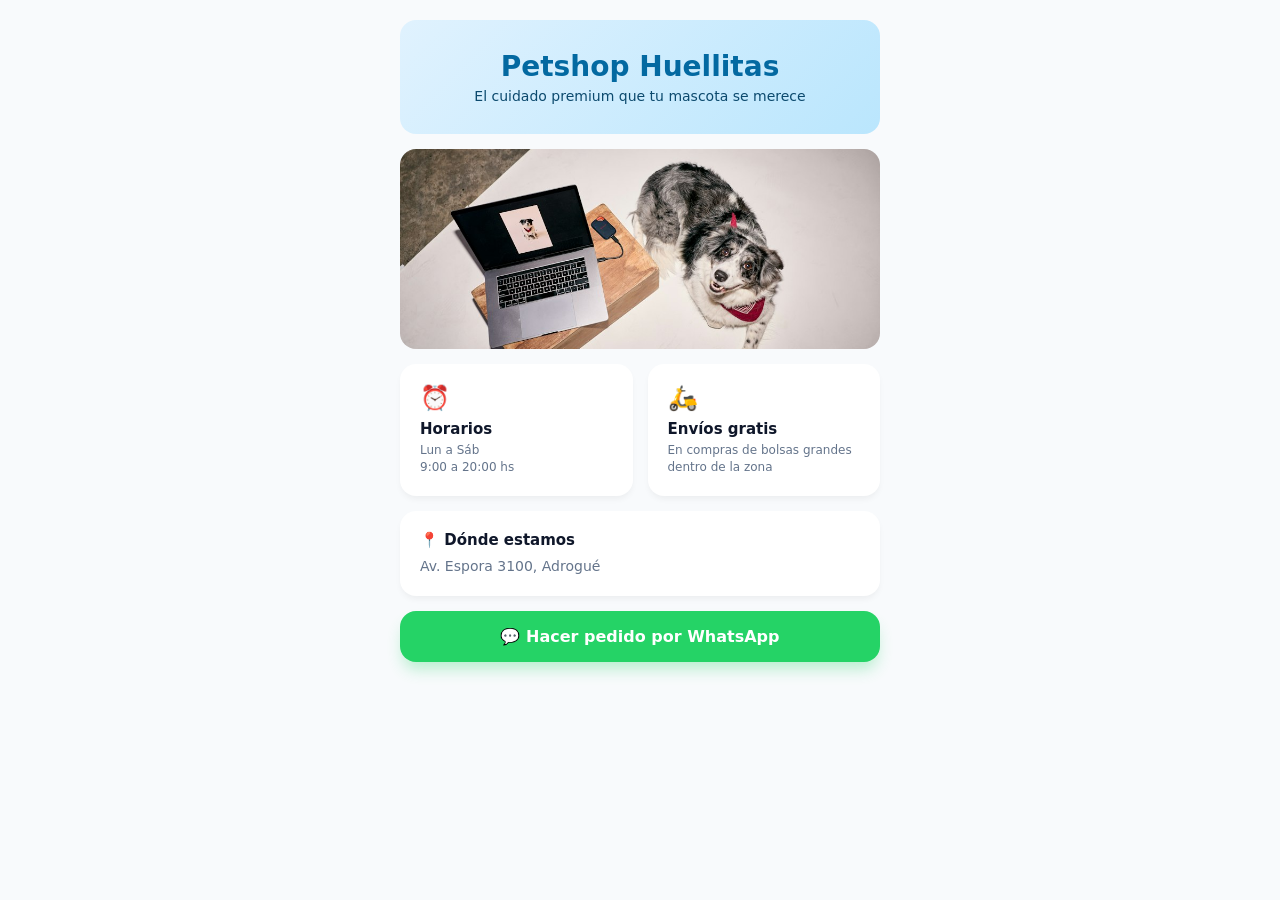
<file: landing1/index.html>
<!DOCTYPE html>
<html lang="es">
<head>
    <meta charset="UTF-8">
    <meta name="viewport" content="width=device-width, initial-scale=1.0">
    <title>Petshop Huellitas - Estilo Bento Premium</title>
    <meta name="description" content="Petshop Huellitas: cuidado premium para tu mascota. Horarios, envíos gratis y pedidos por WhatsApp en Adrogué." />
    <meta property="og:type" content="website" />
    <meta property="og:title" content="Petshop Huellitas - Estilo Bento Premium" />
    <meta property="og:description" content="Cuidado premium para tu mascota. Envíos gratis en zona y pedidos por WhatsApp." />
    <style>
        :root {
            --bg-main: #f8fafc;
            --bg-card: #ffffff;
            --primary: #0ea5e9;
            --primary-hover: #0284c7;
            --text-main: #0f172a;
            --text-muted: #64748b;
            --radius: 16px;
        }

        * { box-sizing: border-box; margin: 0; padding: 0; font-family: system-ui, -apple-system, sans-serif; }
        body { background-color: var(--bg-main); color: var(--text-main); padding: 20px 15px; }

        .bento-container {
            max-width: 480px;
            margin: 0 auto;
            display: grid;
            grid-template-columns: repeat(2, 1fr);
            gap: 15px;
        }

        .hero-card {
            grid-column: span 2;
            background: linear-gradient(135deg, #e0f2fe, #bae6fd);
            padding: 30px 20px;
            border-radius: var(--radius);
            text-align: center;
        }
        .hero-card h1 { font-size: 28px; font-weight: 800; color: #0369a1; margin-bottom: 5px; }
        .hero-card p { color: #0c4a6e; font-size: 14px; }

        .img-card {
            grid-column: span 2;
            height: 200px;
            border-radius: var(--radius);
            overflow: hidden;
            position: relative;
        }
        .img-card img { width: 100%; height: 100%; object-fit: cover; }

        .info-box {
            background-color: var(--bg-card);
            padding: 20px;
            border-radius: var(--radius);
            box-shadow: 0 4px 6px -1px rgba(0,0,0,0.05);
            display: flex;
            flex-direction: column;
            justify-content: center;
        }
        .info-box span { font-size: 24px; margin-bottom: 8px; }
        .info-box h3 { font-size: 15px; font-weight: 700; margin-bottom: 4px; }
        .info-box p { font-size: 12px; color: var(--text-muted); line-height: 1.4; }

        .wsp-action {
            grid-column: span 2;
            background-color: #25d366;
            color: white;
            text-align: center;
            padding: 16px;
            border-radius: var(--radius);
            text-decoration: none;
            font-weight: 700;
            font-size: 16px;
            display: flex;
            align-items: center;
            justify-content: center;
            gap: 8px;
            box-shadow: 0 10px 15px -3px rgba(37,211,102,0.3);
        }
    </style>
    <link rel="icon" type="image/svg+xml" href="../favicon.svg">
</head>
<body>

    <div class="bento-container">
        <!-- Ficha Principal -->
        <header class="hero-card">
            <h1>Petshop Huellitas</h1>
            <p>El cuidado premium que tu mascota se merece</p>
        </header>

        <!-- Imagen de Portada -->
        <div class="img-card">
            <img src="assets/mascotas.jpg" alt="Mascotas felices">
        </div>

        <!-- Bloque Izquierdo: Horarios -->
        <div class="info-box">
            <span>⏰</span>
            <h3>Horarios</h3>
            <p>Lun a Sáb<br>9:00 a 20:00 hs</p>
        </div>

        <!-- Bloque Derecho: Envíos -->
        <div class="info-box">
            <span>🛵</span>
            <h3>Envíos gratis</h3>
            <p>En compras de bolsas grandes dentro de la zona</p>
        </div>

        <!-- Bloque Completo: Dirección -->
        <div class="info-box" style="grid-column: span 2;">
            <h3>📍 Dónde estamos</h3>
            <p style="font-size: 14px; margin-top: 4px;">Av. Espora 3100, Adrogué</p>
        </div>

        <!-- Botón de Acción -->
        <a href="https://wa.me" class="wsp-action" target="_blank">
            💬 Hacer pedido por WhatsApp
        </a>
    </div>

    <script>
        const WHATSAPP_NUMERO = "541161079845";
        document.querySelectorAll('a[href*="wa.me"]').forEach((a) => {
            a.setAttribute('href', a.getAttribute('href').replace(/wa\.me(\/\d+)?/, `wa.me/${WHATSAPP_NUMERO}`));
        });
    </script>
</body>
</html>
</file>
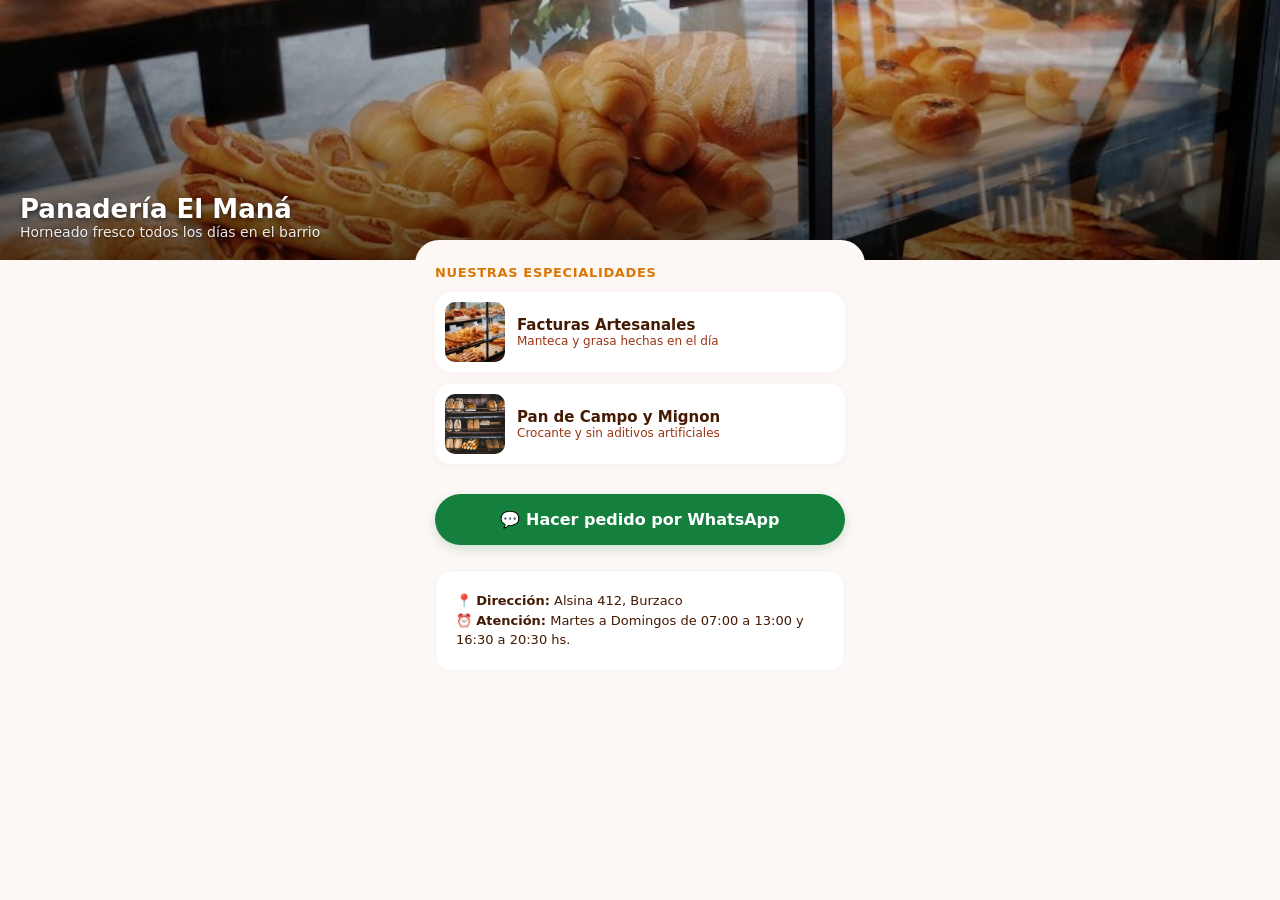
<file: landing2/index.html>
<!DOCTYPE html>
<html lang="es">
<head>
    <meta charset="UTF-8">
    <meta name="viewport" content="width=device-width, initial-scale=1.0">
    <title>Panadería El Maná - Delicias Artesanales</title>
    <meta name="description" content="Panadería El Maná: pan y facturas artesanales horneados el mismo día. Consultá precios y hacé tu pedido por WhatsApp." />
    <meta property="og:type" content="website" />
    <meta property="og:title" content="Panadería El Maná - Delicias Artesanales" />
    <meta property="og:description" content="Pan y facturas artesanales horneados el mismo día. Pedidos por WhatsApp." />
    <style>
        :root {
            --brand-dark: #451a03;
            --brand-light: #fdf8f6;
            --accent: #d97706;
            --text: #78350f;
            --radius-lg: 24px;
        }

        * { box-sizing: border-box; margin: 0; padding: 0; font-family: system-ui, sans-serif; }
        body { background-color: var(--brand-light); color: var(--brand-dark); padding-bottom: 40px; }

        .hero-banner {
            width: 100%;
            height: 260px;
            position: relative;
            overflow: hidden;
        }
        .hero-banner img { width: 100%; height: 100%; object-fit: cover; }
        .hero-overlay { position: absolute; top: 0; left: 0; width: 100%; height: 100%; background: linear-gradient(to bottom, rgba(0,0,0,0.1), rgba(0,0,0,0.6)); }

        .brand-header {
            position: absolute;
            bottom: 20px;
            left: 20px;
            color: white;
        }
        .brand-header h1 { font-size: 26px; font-weight: 800; text-shadow: 0 2px 4px rgba(0,0,0,0.5); }
        .brand-header p { font-size: 14px; opacity: 0.9; text-shadow: 0 1px 2px rgba(0,0,0,0.5); }

        .content-wrapper {
            max-width: 450px;
            margin: -20px auto 0;
            position: relative;
            background: var(--brand-light);
            border-radius: var(--radius-lg) var(--radius-lg) 0 0;
            padding: 25px 20px;
        }

        .section-title {
            font-size: 13px;
            text-transform: uppercase;
            letter-spacing: 0.05em;
            color: var(--accent);
            font-weight: 700;
            margin-bottom: 12px;
        }

        .grid-products {
            display: flex;
            flex-direction: column;
            gap: 12px;
            margin-bottom: 30px;
        }

        .product-strip {
            background: white;
            padding: 10px;
            border-radius: 16px;
            display: flex;
            align-items: center;
            gap: 12px;
            box-shadow: 0 2px 8px rgba(69,26,3,0.04);
        }
        .product-strip img { width: 60px; height: 60px; object-fit: cover; border-radius: 10px; }
        .product-details { flex-grow: 1; }
        .product-details h4 { font-size: 15px; font-weight: 700; }
        .product-details p { font-size: 12px; color: #9a3412; }

        .btn-wsp-block {
            background-color: #15803d;
            color: white;
            text-align: center;
            display: block;
            padding: 16px;
            border-radius: 50px;
            text-decoration: none;
            font-weight: 700;
            font-size: 16px;
            box-shadow: 0 4px 12px rgba(21,128,61,0.2);
        }

        .footer-card {
            background: #fff;
            padding: 20px;
            border-radius: 16px;
            margin-top: 25px;
            font-size: 13px;
            line-height: 1.5;
            border: 1px solid #f1f5f9;
        }
    </style>
    <link rel="icon" type="image/svg+xml" href="../favicon.svg">
</head>
<body>

    <!-- Encabezado con imagen integrada -->
    <div class="hero-banner">
        <img src="assets/panes.jpg" alt="Panes artesanales recién salidos">
        <div class="hero-overlay"></div>
        <div class="brand-header">
            <h1>Panadería El Maná</h1>
            <p>Horneado fresco todos los días en el barrio</p>
        </div>
    </div>

    <!-- Contenedor de contenido -->
    <div class="content-wrapper">
        <h3 class="section-title">Nuestras Especialidades</h3>
        
        <div class="grid-products">
            <div class="product-strip">
                <img src="assets/panes.jpg" alt="Facturas">
                <div class="product-details">
                    <h4>Facturas Artesanales</h4>
                    <p>Manteca y grasa hechas en el día</p>
                </div>
            </div>

            <div class="product-strip">
                <!-- <img src="assets/panes.jpg" alt="Pan Casero"> -->
                <img src="assets/pan-campo.jpg" alt="Pan Casero">
                <div class="product-details">
                    <h4>Pan de Campo y Mignon</h4>
                    <p>Crocante y sin aditivos artificiales</p>
                </div>
            </div>
        </div>

        <a href="https://wa.me" class="btn-wsp-block" target="_blank">
            💬 Hacer pedido por WhatsApp
        </a>

        <div class="footer-card">
            <p>📍 <strong>Dirección:</strong> Alsina 412, Burzaco</p>
            <p>⏰ <strong>Atención:</strong> Martes a Domingos de 07:00 a 13:00 y 16:30 a 20:30 hs.</p>
        </div>
    </div>

    <script>
        const WHATSAPP_NUMERO = "541161079845";
        document.querySelectorAll('a[href*="wa.me"]').forEach((a) => {
            a.setAttribute('href', a.getAttribute('href').replace(/wa\.me(\/\d+)?/, `wa.me/${WHATSAPP_NUMERO}`));
        });
    </script>
</body>
</html>
</file>
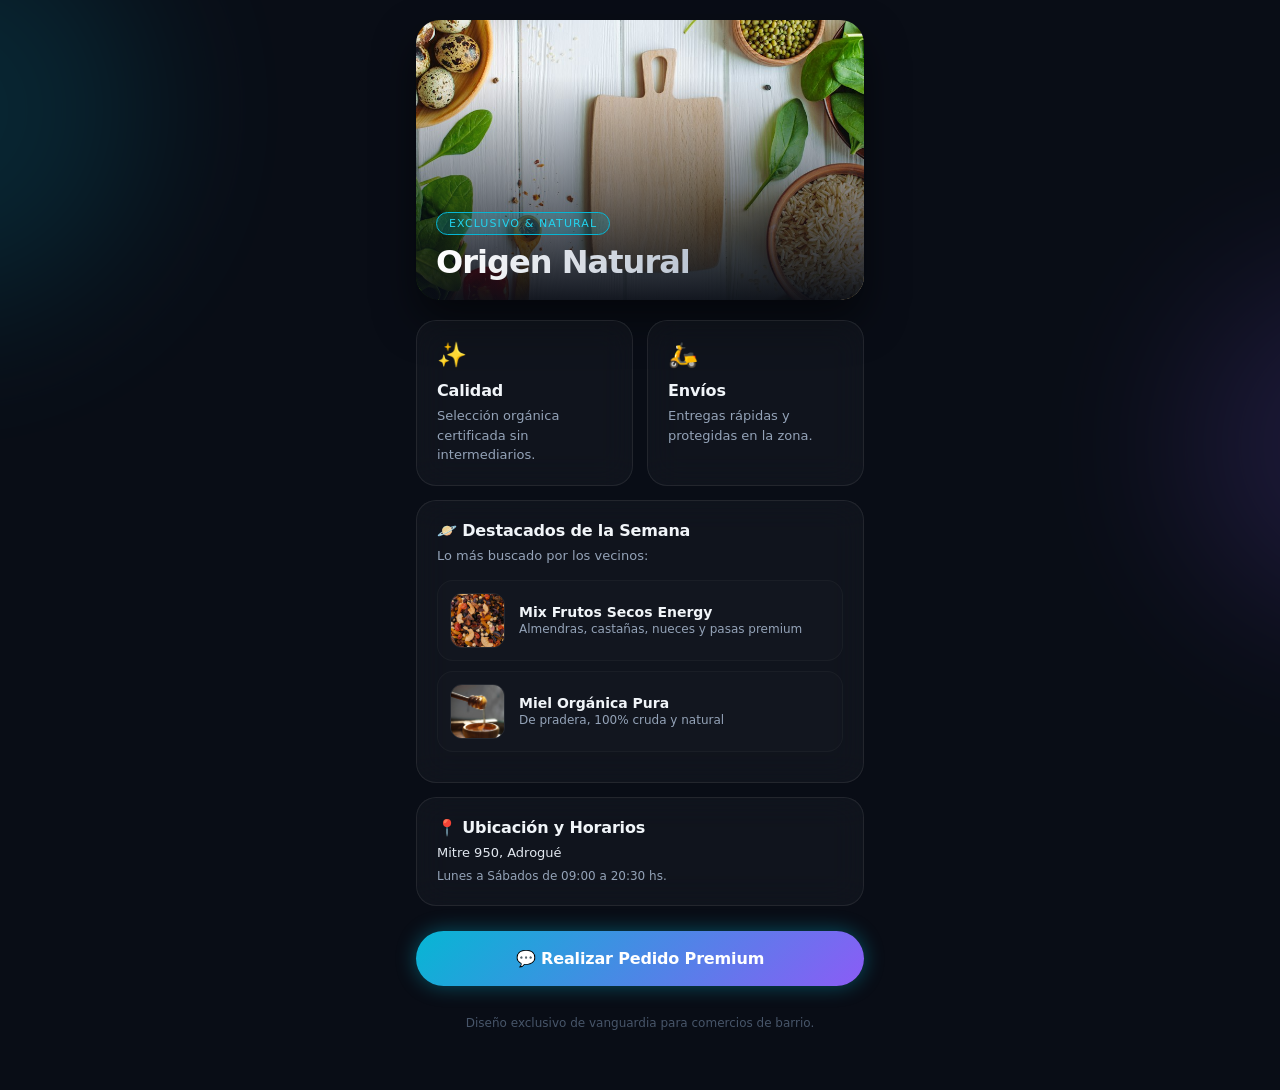
<file: landing3/index.html>
<!DOCTYPE html>
<html lang="es">
<head>
    <meta charset="UTF-8">
    <meta name="viewport" content="width=device-width, initial-scale=1.0">
    <title>Espacio Premium - Experiencia Gourmet</title>
    <meta name="description" content="Espacio Premium: experiencia gourmet con productos seleccionados. Descubrí el catálogo y reservá por WhatsApp." />
    <meta property="og:type" content="website" />
    <meta property="og:title" content="Espacio Premium - Experiencia Gourmet" />
    <meta property="og:description" content="Experiencia gourmet con productos seleccionados. Reservá por WhatsApp." />
    <style>
        :root {
            --bg-dark: #090d16;
            --accent-glow: #06b6d4;
            --accent-purple: #8b5cf6;
            --glass-bg: rgba(255, 255, 255, 0.03);
            --glass-border: rgba(255, 255, 255, 0.08);
            --text-light: #f8fafc;
            --text-muted: #94a3b8;
        }

        * { box-sizing: border-box; margin: 0; padding: 0; font-family: 'Cabinet Grotesk', system-ui, -apple-system, sans-serif; }
        body { background-color: var(--bg-dark); color: var(--text-light); overflow-x: hidden; padding-bottom: 40px; }

        /* Efecto de Luces de Fondo (Glow) */
        .glow-orbs {
            position: absolute;
            width: 100%;
            height: 100%;
            top: 0; left: 0;
            z-index: -1;
            overflow: hidden;
            pointer-events: none;
        }
        .orb {
            position: absolute;
            border-radius: 50%;
            filter: blur(80px);
            opacity: 0.15;
        }
        .orb-1 { top: -10%; left: -20%; width: 400px; height: 400px; background: var(--accent-glow); }
        .orb-2 { top: 30%; right: -20%; width: 350px; height: 350px; background: var(--accent-purple); }

        /* Contenedor Principal App */
        .wrapper { max-width: 480px; margin: 0 auto; padding: 20px 16px; }

        /* Hero Avanzado */
        .hero {
            position: relative;
            height: 280px;
            border-radius: 24px;
            overflow: hidden;
            margin-bottom: 20px;
            box-shadow: 0 20px 40px rgba(0,0,0,0.5);
        }
        .hero img { width: 100%; height: 100%; object-fit: cover; transform: scale(1.05); transition: transform 0.5s ease; }
        .hero:hover img { transform: scale(1); }
        .hero-overlay { position: absolute; inset: 0; background: linear-gradient(to bottom, transparent 20%, rgba(9, 13, 22, 0.95)); }
        
        .hero-content {
            position: absolute;
            bottom: 20px;
            left: 20px;
            right: 20px;
        }
        .tag {
            background: rgba(6, 182, 212, 0.2);
            border: 1px solid var(--accent-glow);
            color: #22d3ee;
            padding: 4px 12px;
            border-radius: 50px;
            font-size: 11px;
            text-transform: uppercase;
            letter-spacing: 0.1em;
            display: inline-block;
            margin-bottom: 10px;
        }
        .hero h1 { font-size: 32px; font-weight: 900; letter-spacing: -0.03em; line-height: 1.1; background: linear-gradient(to right, #fff, #94a3b8); -webkit-background-clip: text; -webkit-text-fill-color: transparent; }

        /* Bento Cards Estilo Glassmorphism */
        .grid-bento { display: grid; grid-template-columns: repeat(2, 1fr); gap: 14px; margin-bottom: 25px; }
        
        .glass-card {
            background: var(--glass-bg);
            border: 1px solid var(--glass-border);
            backdrop-filter: blur(16px);
            -webkit-backdrop-filter: blur(16px);
            border-radius: 20px;
            padding: 20px;
            transition: all 0.3s cubic-bezier(0.4, 0, 0.2, 1);
        }
        .glass-card:hover { border-color: rgba(6, 182, 212, 0.4); transform: translateY(-2px); box-shadow: 0 10px 20px rgba(6, 182, 212, 0.05); }
        .full-width { grid-column: span 2; }

        .glass-card h3 { font-size: 16px; font-weight: 700; margin-bottom: 6px; letter-spacing: -0.01em; color: #f1f5f9; }
        .glass-card p { font-size: 13px; color: var(--text-muted); line-height: 1.5; }
        .icon { font-size: 24px; margin-bottom: 12px; display: inline-block; }

        /* Showcase de Productos Estilo List-Row Premium */
        .product-row { display: flex; align-items: center; gap: 14px; background: rgba(255,255,255,0.01); border: 1px solid rgba(255,255,255,0.03); padding: 12px; border-radius: 16px; margin-bottom: 10px; }
        .product-row img { width: 55px; height: 55px; object-fit: cover; border-radius: 12px; border: 1px solid var(--glass-border); }
        .product-info { flex-grow: 1; }
        .product-info h4 { font-size: 14px; font-weight: 600; color: #f1f5f9; }
        .product-info p { font-size: 12px; color: var(--text-muted); }

        /* Botón de Acción con Efecto de Brillo Pulsante */
        .btn-neon {
            background: linear-gradient(135deg, var(--accent-glow), var(--accent-purple));
            color: #fff;
            text-align: center;
            display: flex;
            align-items: center;
            justify-content: center;
            gap: 10px;
            padding: 18px;
            border-radius: 50px;
            text-decoration: none;
            font-weight: 700;
            font-size: 16px;
            letter-spacing: -0.01em;
            margin-top: 25px;
            box-shadow: 0 0 20px rgba(6, 182, 212, 0.4);
            position: relative;
            transition: all 0.3s ease;
        }
        .btn-neon:hover { box-shadow: 0 0 30px rgba(139, 92, 246, 0.6); transform: translateY(-1px); }

        .footer-text { text-align: center; margin-top: 30px; font-size: 12px; color: #475569; }
    </style>
    <link rel="icon" type="image/svg+xml" href="../favicon.svg">
</head>
<body>

    <!-- Orbes de luz decorativos -->
    <div class="glow-orbs">
        <div class="orb orb-1"></div>
        <div class="orb orb-2"></div>
    </div>

    <div class="wrapper">
        
        <!-- Hero Section -->
        <header class="hero">
            <img src="assets/showroom.jpg" alt="Showroom Premium">
            <div class="hero-overlay"></div>
            <div class="hero-content">
                <span class="tag">Exclusivo & Natural</span>
                <h1>Origen Natural</h1>
            </div>
        </header>

        <!-- Bento Grid Stack -->
        <div class="grid-bento">
            <div class="glass-card">
                <span class="icon">✨</span>
                <h3>Calidad</h3>
                <p>Selección orgánica certificada sin intermediarios.</p>
            </div>
            
            <div class="glass-card">
                <span class="icon">🛵</span>
                <h3>Envíos</h3>
                <p>Entregas rápidas y protegidas en la zona.</p>
            </div>

            <div class="glass-card full-width">
                <h3>🪐 Destacados de la Semana</h3>
                <p style="margin-bottom: 15px;">Lo más buscado por los vecinos:</p>
                
                <div class="product-row">
                    <img src="assets/frutos-secos.jpg" alt="Frutos Secos Mix">
                    <div class="product-info">
                        <h4>Mix Frutos Secos Energy</h4>
                        <p>Almendras, castañas, nueces y pasas premium</p>
                    </div>
                </div>

                <div class="product-row">
                    <img src="assets/harinas.jpg" alt="Harinas Orgánicas">
                    <div class="product-info">
                        <h4>Miel Orgánica Pura</h4>
                        <p>De pradera, 100% cruda y natural</p>
                    </div>
                </div>
            </div>

            <div class="glass-card full-width">
                <h3>📍 Ubicación y Horarios</h3>
                <p style="color: #e2e8f0; margin-top: 4px;">Mitre 950, Adrogué</p>
                <p style="font-size: 12px; margin-top: 4px;">Lunes a Sábados de 09:00 a 20:30 hs.</p>
            </div>
        </div>

        <!-- CTA Call to Action -->
        <a href="https://wa.me" class="btn-neon" target="_blank">
            💬 Realizar Pedido Premium
        </a>

        <div class="footer-text">
            <p>Diseño exclusivo de vanguardia para comercios de barrio.</p>
        </div>

    </div>

    <script>
        const WHATSAPP_NUMERO = "541161079845";
        document.querySelectorAll('a[href*="wa.me"]').forEach((a) => {
            a.setAttribute('href', a.getAttribute('href').replace(/wa\.me(\/\d+)?/, `wa.me/${WHATSAPP_NUMERO}`));
        });
    </script>
</body>
</html>
</file>
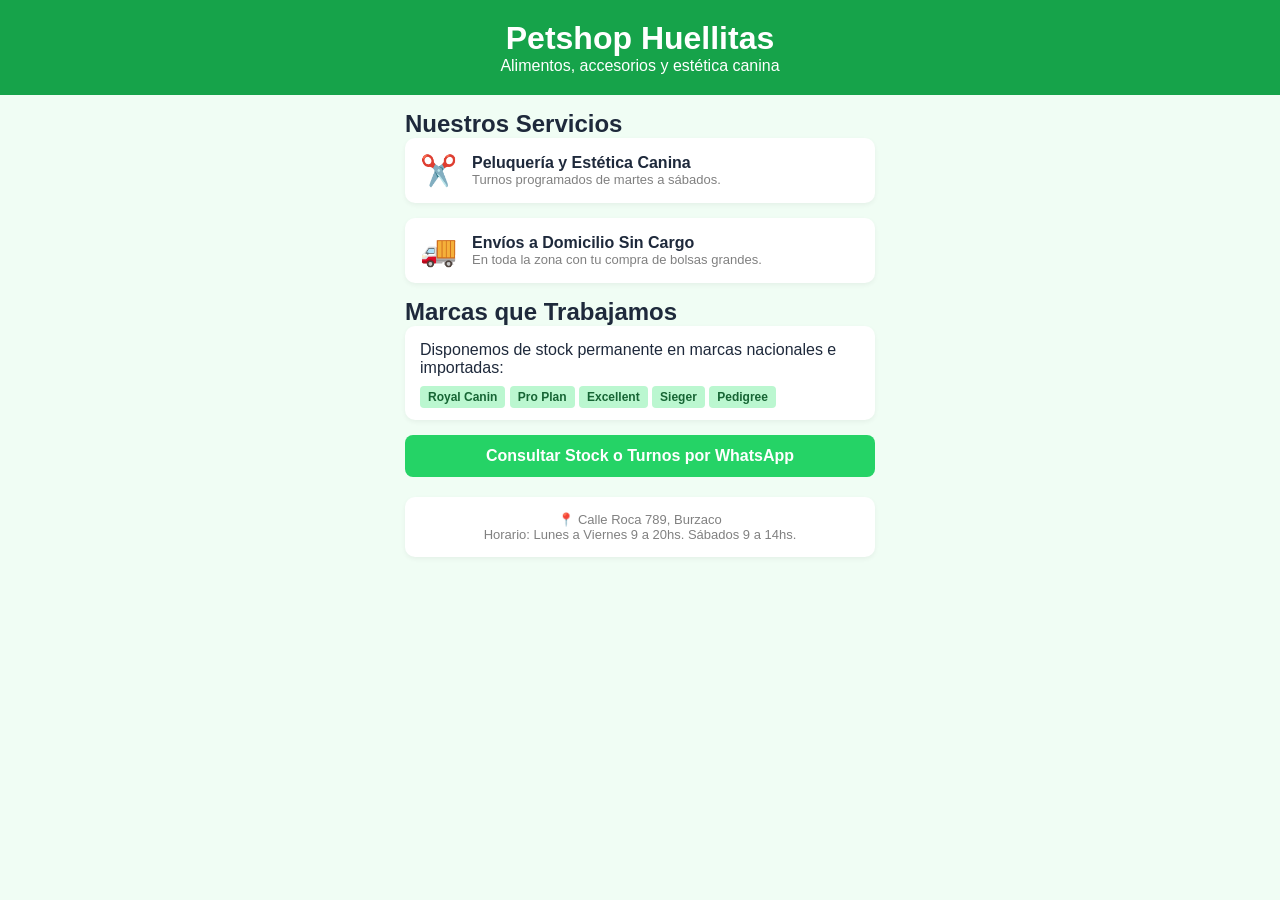
<file: landing4/index.html>
<!DOCTYPE html>
<html lang="es">
<head>
    <meta charset="UTF-8">
    <meta name="viewport" content="width=device-width, initial-scale=1.0">
    <title>Petshop Huellitas - Todo para tu mascota</title>
    <meta name="description" content="Petshop Huellitas: alimento, accesorios y cuidado para tu mascota. Envíos en zona y atención personalizada." />
    <meta property="og:type" content="website" />
    <meta property="og:title" content="Petshop Huellitas - Todo para tu mascota" />
    <meta property="og:description" content="Alimento, accesorios y cuidado para tu mascota con envío en zona." />
    <style>
        * { box-sizing: border-box; margin: 0; padding: 0; font-family: sans-serif; }
        body { background-color: #f0fdf4; color: #1e293b; padding-bottom: 80px; }
        header { background-color: #16a34a; color: white; text-align: center; padding: 20px 10px; }
        .container { padding: 15px; max-width: 500px; margin: auto; }
        .badge { background: #bbf7d0; color: #166534; padding: 4px 8px; border-radius: 4px; font-size: 12px; font-weight: bold; }
        .card { background: white; padding: 15px; border-radius: 10px; margin-bottom: 15px; box-shadow: 0 2px 5px rgba(0,0,0,0.05); }
        .servicio { display: flex; align-items: center; gap: 15px; }
        .btn-wsp { background-color: #25d366; color: white; text-align: center; display: block; padding: 12px; border-radius: 8px; text-decoration: none; font-weight: bold; margin-top: 15px; }
    </style>
    <link rel="icon" type="image/svg+xml" href="../favicon.svg">
</head>
<body>

    <header>
        <h1>Petshop Huellitas</h1>
        <p>Alimentos, accesorios y estética canina</p>
    </header>

    <div class="container">
        
        <h2>Nuestros Servicios</h2>
        <div class="card servicio">
            <div style="font-size: 30px;">✂️</div>
            <div>
                <strong>Peluquería y Estética Canina</strong>
                <p style="font-size: 13px; color: gray;">Turnos programados de martes a sábados.</p>
            </div>
        </div>

        <div class="card servicio">
            <div style="font-size: 30px;">🚚</div>
            <div>
                <strong>Envíos a Domicilio Sin Cargo</strong>
                <p style="font-size: 13px; color: gray;">En toda la zona con tu compra de bolsas grandes.</p>
            </div>
        </div>

        <h2>Marcas que Trabajamos</h2>
        <div class="card">
            <p style="margin-bottom: 10px;">Disponemos de stock permanente en marcas nacionales e importadas:</p>
            <span class="badge">Royal Canin</span>
            <span class="badge">Pro Plan</span>
            <span class="badge">Excellent</span>
            <span class="badge">Sieger</span>
            <span class="badge">Pedigree</span>
        </div>

        <a href="https://wa.me" class="btn-wsp" target="_blank">
            Consultar Stock o Turnos por WhatsApp
        </a>

        <div class="card" style="margin-top:20px; font-size: 13px; text-align: center; color: gray;">
            <p>📍 Calle Roca 789, Burzaco</p>
            <p>Horario: Lunes a Viernes 9 a 20hs. Sábados 9 a 14hs.</p>
        </div>
    </div>

    <script>
        const WHATSAPP_NUMERO = "541161079845";
        document.querySelectorAll('a[href*="wa.me"]').forEach((a) => {
            a.setAttribute('href', a.getAttribute('href').replace(/wa\.me(\/\d+)?/, `wa.me/${WHATSAPP_NUMERO}`));
        });
    </script>
</body>
</html>
</file>
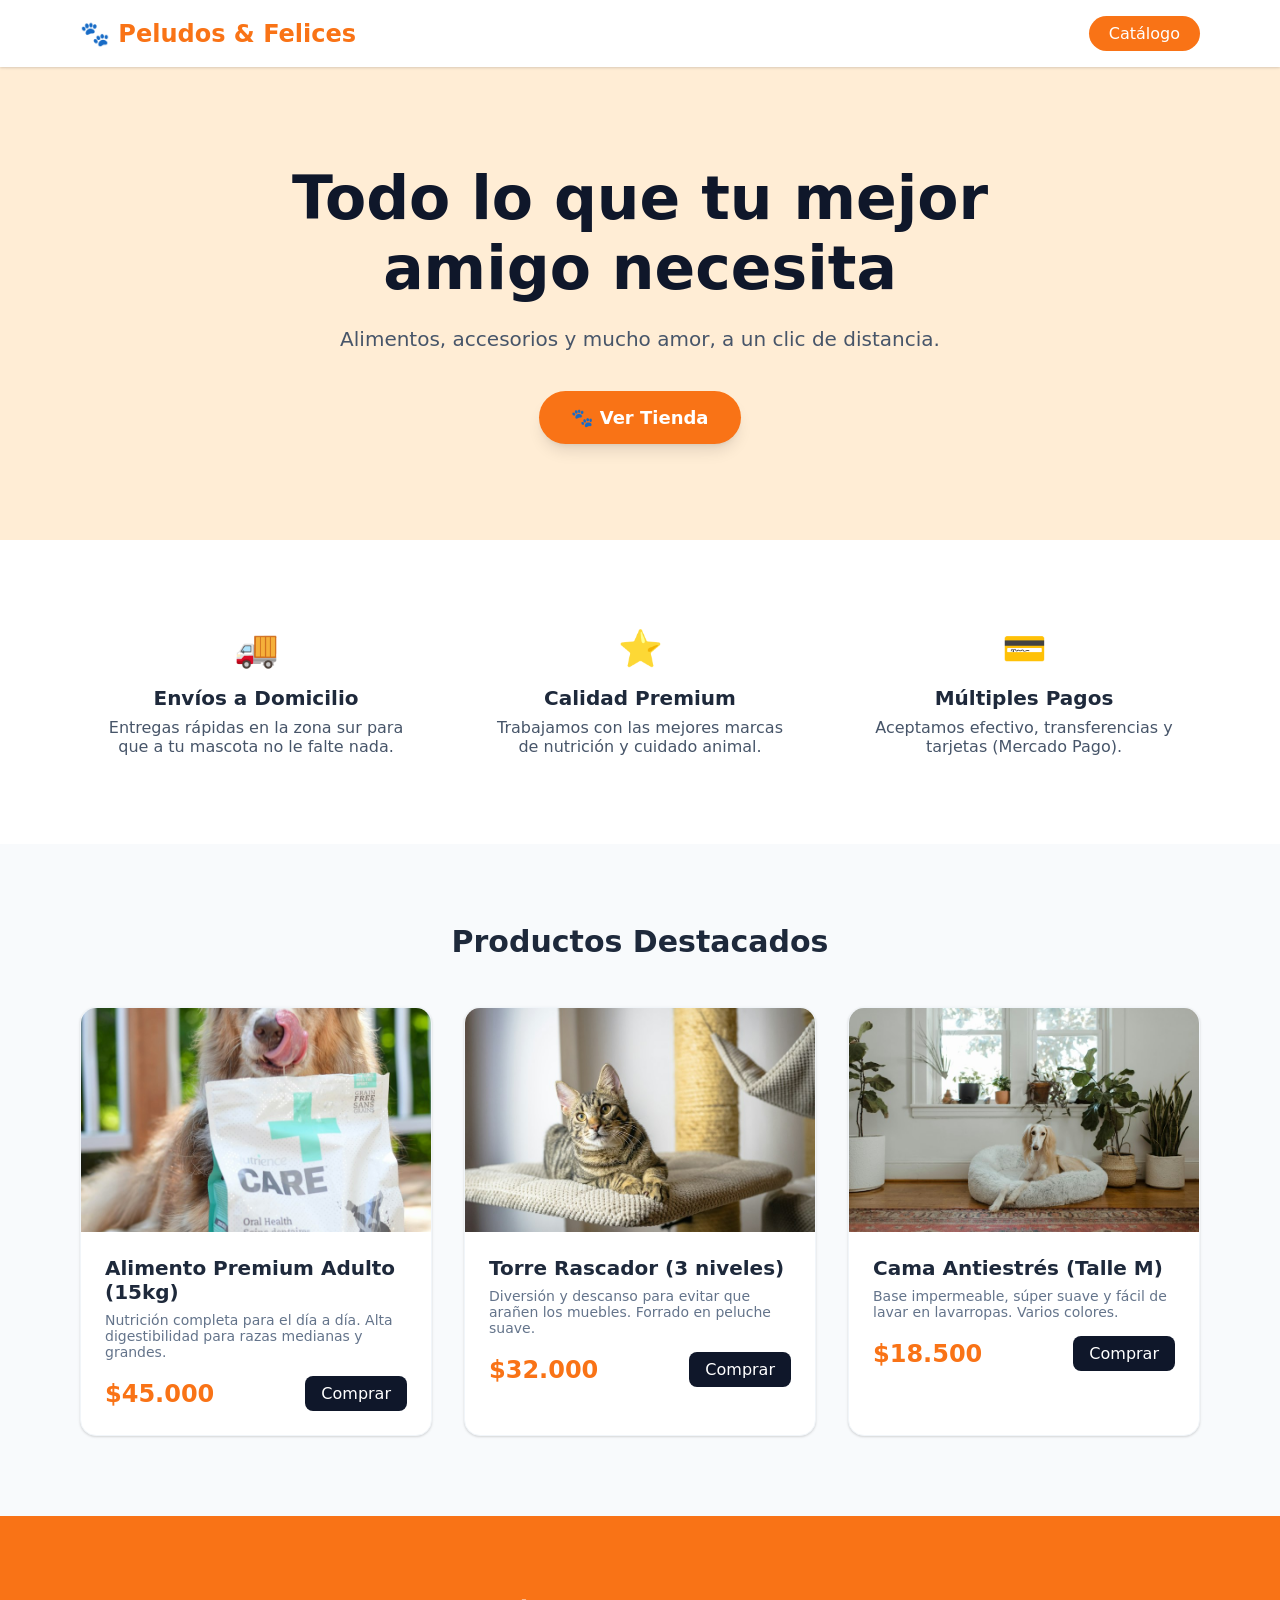
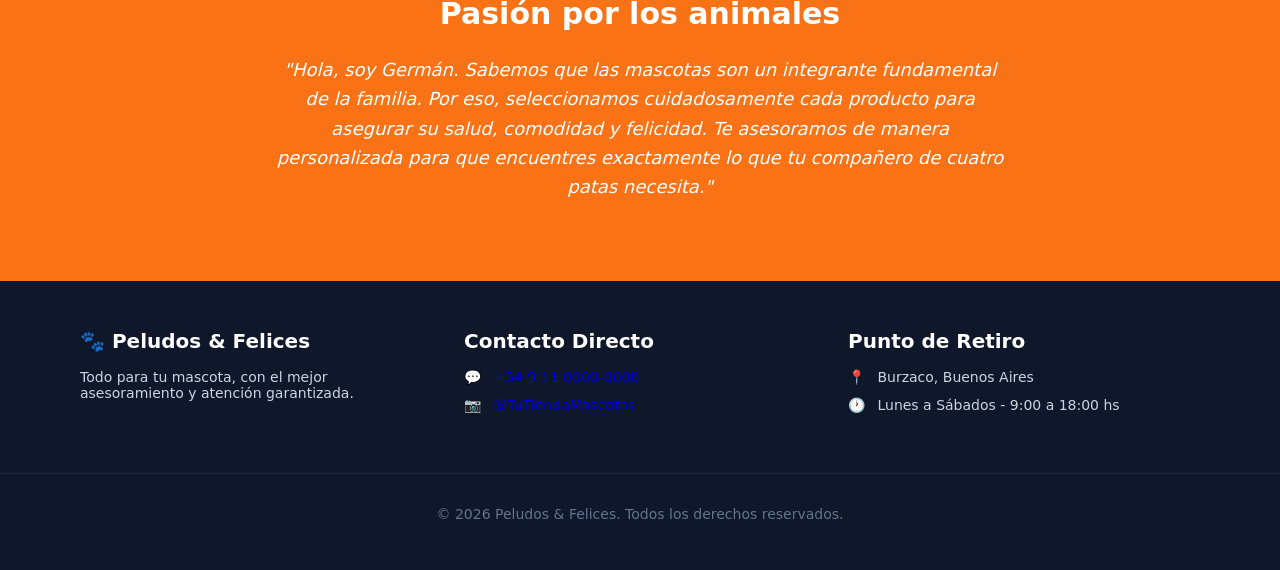
<file: landing5/index.html>
<!DOCTYPE html>
<html lang="es">
<head>
    <meta charset="UTF-8">
    <meta name="viewport" content="width=device-width, initial-scale=1.0">
    <title>Peludos & Felices | Tienda de Mascotas</title>
    <meta name="description" content="Peludos & Felices: alimento, accesorios y cuidado para tu mascota. Envíos a domicilio en zona sur y retiro en Burzaco." />
    <meta property="og:type" content="website" />
    <meta property="og:title" content="Peludos & Felices | Tienda de Mascotas" />
    <meta property="og:description" content="Alimento, accesorios y cuidado para tu mascota. Envíos a domicilio en zona sur." />
    <link rel="icon" type="image/svg+xml" href="../favicon.svg">
    <style>
        :root {
            --orange-100: #ffedd5;
            --orange-500: #f97316;
            --orange-600: #ea580c;
            --slate-50: #f8fafc;
            --slate-100: #f1f5f9;
            --slate-300: #cbd5e1;
            --slate-500: #64748b;
            --slate-600: #475569;
            --slate-800: #1e293b;
            --slate-900: #0f172a;
            --white: #ffffff;
            --green-400: #4ade80;
            --pink-400: #f472b6;
            --red-400: #f87171;
            --blue-400: #60a5fa;
        }

        * { margin: 0; padding: 0; box-sizing: border-box; font-family: system-ui, -apple-system, sans-serif; }
        html { scroll-behavior: smooth; }
        body { background-color: var(--slate-50); color: var(--slate-800); }
        a { text-decoration: none; }
        ul { list-style: none; }

        .container { max-width: 72rem; margin: 0 auto; padding: 0 1rem; }

        /* Navbar */
        .navbar {
            position: sticky; top: 0; z-index: 50;
            background: var(--white); box-shadow: 0 1px 3px rgba(0,0,0,.1), 0 1px 2px rgba(0,0,0,.06);
            padding: 1rem;
        }
        .navbar .container { display: flex; justify-content: space-between; align-items: center; }
        .brand { font-size: 1.5rem; font-weight: 700; color: var(--orange-500); transition: color .15s; }
        .brand:hover { color: var(--orange-600); }
        .btn {
            display: inline-block; background: var(--orange-500); color: var(--white);
            padding: .5rem 1.25rem; border-radius: 9999px; font-weight: 500;
            transition: background .15s, transform .15s, box-shadow .15s;
        }
        .btn:hover { background: var(--orange-600); }

        /* Hero */
        .hero { background: var(--orange-100); padding: 6rem 0; text-align: center; }
        .hero .inner { max-width: 56rem; margin: 0 auto; padding: 0 1rem; }
        .hero h1 { font-size: clamp(2.25rem, 5vw, 3.75rem); font-weight: 800; color: var(--slate-900); margin-bottom: 1.5rem; }
        .hero p { font-size: 1.125rem; color: var(--slate-600); margin-bottom: 2.5rem; }
        .btn-lg { font-size: 1.125rem; font-weight: 600; padding: 1rem 2rem; box-shadow: 0 10px 15px -3px rgba(0,0,0,.1), 0 4px 6px -4px rgba(0,0,0,.1); }
        .btn-lg:hover { transform: translateY(-4px); }

        /* Secciones */
        .benefits { padding: 4rem 0; background: var(--white); }
        .grid-3 { display: grid; grid-template-columns: 1fr; gap: 2rem; }
        .benefit { padding: 1.5rem; border-radius: 1rem; text-align: center; transition: background .15s; }
        .benefit:hover { background: var(--slate-50); }
        .benefit .icon { font-size: 2.25rem; color: var(--orange-500); margin-bottom: 1rem; }
        .benefit h3 { font-size: 1.25rem; font-weight: 700; margin-bottom: .5rem; }
        .benefit p { color: var(--slate-600); }

        /* Productos */
        .products { padding: 5rem 0; background: var(--slate-50); }
        .section-title { font-size: 1.875rem; font-weight: 700; text-align: center; margin-bottom: 3rem; }
        .card {
            background: var(--white); border-radius: 1rem; overflow: hidden;
            border: 1px solid var(--slate-100);
            box-shadow: 0 1px 3px rgba(0,0,0,.1), 0 1px 2px rgba(0,0,0,.06);
            transition: box-shadow .3s;
        }
        .card:hover { box-shadow: 0 20px 25px -5px rgba(0,0,0,.1), 0 8px 10px -6px rgba(0,0,0,.1); }
        .card-media { height: 14rem; background: var(--slate-100); overflow: hidden; }
        .card-media img { display: block; width: 100%; height: 100%; object-fit: cover; transition: transform .3s; }
        .card:hover .card-media img { transform: scale(1.05); }
        .card-body { padding: 1.5rem; }
        .card-body h3 { font-weight: 700; font-size: 1.25rem; margin-bottom: .5rem; }
        .card-body .desc { color: var(--slate-500); font-size: .875rem; margin-bottom: 1rem; }
        .card-footer { display: flex; justify-content: space-between; align-items: center; }
        .price { font-size: 1.5rem; font-weight: 700; color: var(--orange-500); }
        .btn-dark {
            display: inline-block; background: var(--slate-900); color: var(--white);
            padding: .5rem 1rem; border-radius: .5rem; transition: background .15s;
        }
        .btn-dark:hover { background: var(--slate-800); }

        /* Sobre nosotros */
        .about { padding: 5rem 0; background: var(--orange-500); color: var(--white); }
        .about .inner { max-width: 48rem; margin: 0 auto; padding: 0 1rem; text-align: center; }
        .about h2 { font-size: 1.875rem; font-weight: 700; margin-bottom: 1.5rem; }
        .about p { font-size: 1.125rem; font-weight: 300; font-style: italic; line-height: 1.625; }

        /* Footer */
        .footer { padding: 3rem 0; background: var(--slate-900); color: var(--slate-300); }
        .footer h4 { font-size: 1.25rem; font-weight: 700; color: var(--white); margin-bottom: 1rem; }
        .footer p, .footer li { font-size: .875rem; }
        .footer ul li { margin-bottom: .75rem; }
        .footer ul a { transition: color .15s; }
        .footer ul a:hover { color: var(--white); }
        .footer-bottom {
            text-align: center; margin-top: 3rem; padding-top: 2rem;
            border-top: 1px solid var(--slate-800); font-size: .75rem; color: var(--slate-500);
        }
        .ic-green { color: var(--green-400); margin-right: .5rem; }
        .ic-pink { color: var(--pink-400); margin-right: .5rem; }
        .ic-red { color: var(--red-400); margin-right: .5rem; }
        .ic-blue { color: var(--blue-400); margin-right: .5rem; }

        @media (min-width: 768px) {
            .grid-3 { grid-template-columns: repeat(3, 1fr); }
            .hero p { font-size: 1.25rem; }
        }
    </style>
</head>
<body>

    <!-- Barra de Navegación -->
    <nav class="navbar">
        <div class="container">
            <a href="#" class="brand">🐾 Peludos &amp; Felices</a>
            <a href="#productos" class="btn">Catálogo</a>
        </div>
    </nav>

    <!-- Encabezado (Hero Section) -->
    <header class="hero">
        <div class="inner">
            <h1>Todo lo que tu mejor amigo necesita</h1>
            <p>Alimentos, accesorios y mucho amor, a un clic de distancia.</p>
            <a href="#productos" class="btn btn-lg">🐾 Ver Tienda</a>
        </div>
    </header>

    <!-- Beneficios -->
    <section class="benefits">
        <div class="container grid-3">
            <div class="benefit">
                <div class="icon">🚚</div>
                <h3>Envíos a Domicilio</h3>
                <p>Entregas rápidas en la zona sur para que a tu mascota no le falte nada.</p>
            </div>
            <div class="benefit">
                <div class="icon">⭐</div>
                <h3>Calidad Premium</h3>
                <p>Trabajamos con las mejores marcas de nutrición y cuidado animal.</p>
            </div>
            <div class="benefit">
                <div class="icon">💳</div>
                <h3>Múltiples Pagos</h3>
                <p>Aceptamos efectivo, transferencias y tarjetas (Mercado Pago).</p>
            </div>
        </div>
    </section>

    <!-- Productos Destacados -->
    <section id="productos" class="products">
        <div class="container">
            <h2 class="section-title">Productos Destacados</h2>
            <div class="grid-3">
                <!-- Tarjeta 1 -->
                <div class="card">
                    <div class="card-media"><img src="assets/alimento-premium.jpg" alt="Alimento premium para perro adulto" loading="lazy" width="800" height="1208"></div>
                    <div class="card-body">
                        <h3>Alimento Premium Adulto (15kg)</h3>
                        <p class="desc">Nutrición completa para el día a día. Alta digestibilidad para razas medianas y grandes.</p>
                        <div class="card-footer">
                            <span class="price">$45.000</span>
                            <a href="https://wa.me/541161079845?text=Hola,%20quiero%20el%20Alimento%20Premium" target="_blank" class="btn-dark">Comprar</a>
                        </div>
                    </div>
                </div>
                <!-- Tarjeta 2 -->
                <div class="card">
                    <div class="card-media"><img src="assets/torre-rascador.jpg" alt="Gato sobre una torre rascador de 3 niveles" loading="lazy" width="800" height="533"></div>
                    <div class="card-body">
                        <h3>Torre Rascador (3 niveles)</h3>
                        <p class="desc">Diversión y descanso para evitar que arañen los muebles. Forrado en peluche suave.</p>
                        <div class="card-footer">
                            <span class="price">$32.000</span>
                            <a href="https://wa.me/541161079845?text=Hola,%20quiero%20el%20Rascador" target="_blank" class="btn-dark">Comprar</a>
                        </div>
                    </div>
                </div>
                <!-- Tarjeta 3 -->
                <div class="card">
                    <div class="card-media"><img src="assets/cama-antiestres.jpg" alt="Perro descansando en una cama antiestrés" loading="lazy" width="800" height="533"></div>
                    <div class="card-body">
                        <h3>Cama Antiestrés (Talle M)</h3>
                        <p class="desc">Base impermeable, súper suave y fácil de lavar en lavarropas. Varios colores.</p>
                        <div class="card-footer">
                            <span class="price">$18.500</span>
                            <a href="https://wa.me/541161079845?text=Hola,%20quiero%20la%20Cama" target="_blank" class="btn-dark">Comprar</a>
                        </div>
                    </div>
                </div>
            </div>
        </div>
    </section>

    <!-- Sobre Nosotros -->
    <section class="about">
        <div class="inner">
            <h2>Pasión por los animales</h2>
            <p>"Hola, soy Germán. Sabemos que las mascotas son un integrante fundamental de la familia. Por eso, seleccionamos cuidadosamente cada producto para asegurar su salud, comodidad y felicidad. Te asesoramos de manera personalizada para que encuentres exactamente lo que tu compañero de cuatro patas necesita."</p>
        </div>
    </section>

    <!-- Footer -->
    <footer class="footer">
        <div class="container grid-3">
            <div>
                <h4>🐾 Peludos &amp; Felices</h4>
                <p>Todo para tu mascota, con el mejor asesoramiento y atención garantizada.</p>
            </div>
            <div>
                <h4>Contacto Directo</h4>
                <ul>
                    <li><a href="#"><span class="ic-green">💬</span> +54 9 11 0000-0000</a></li>
                    <li><a href="#"><span class="ic-pink">📷</span> @TuTiendaMascotas</a></li>
                </ul>
            </div>
            <div>
                <h4>Punto de Retiro</h4>
                <ul>
                    <li><span class="ic-red">📍</span> Burzaco, Buenos Aires</li>
                    <li><span class="ic-blue">🕐</span> Lunes a Sábados - 9:00 a 18:00 hs</li>
                </ul>
            </div>
        </div>
        <div class="footer-bottom">
            <p>&copy; 2026 Peludos &amp; Felices. Todos los derechos reservados.</p>
        </div>
    </footer>

    <script>
        const WHATSAPP_NUMERO = "541161079845";
        document.querySelectorAll('a[href*="wa.me"]').forEach((a) => {
            a.setAttribute('href', a.getAttribute('href').replace(/wa\.me(\/\d+)?/, `wa.me/${WHATSAPP_NUMERO}`));
        });
    </script>
</body>
</html>
</file>
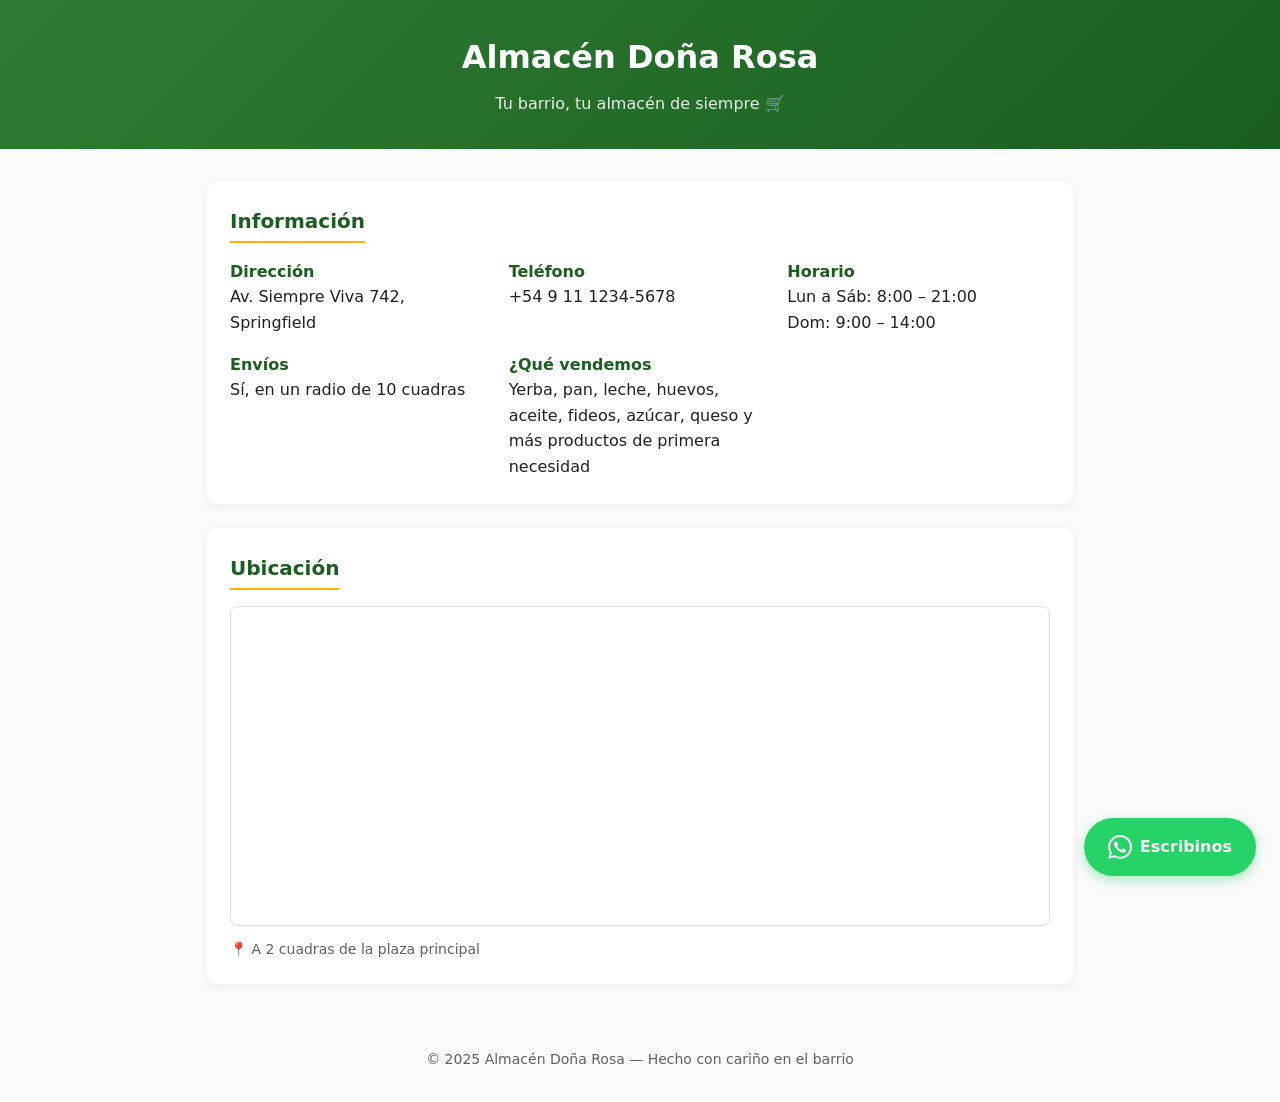
<file: landing-demos/landing-1/index.html>
<!DOCTYPE html>
<html lang="es-AR">
<head>
  <meta charset="UTF-8" />
  <meta name="viewport" content="width=device-width, initial-scale=1.0" />
  <meta name="description" content="Tienda de barrio con envíos a 10 cuadras, abierta todos los días" />
  <meta property="og:type" content="website" />
  <meta property="og:title" content="Almacén Doña Rosa — Tu barrio, tu almacén" />
  <meta property="og:description" content="Tienda de barrio con envíos a 10 cuadras, abierta todos los días" />
  <meta property="og:image" content="[data-uri]" />
  <title>Almacén Doña Rosa — Tu barrio, tu almacén</title>
  <script type="application/ld+json">
  {
    "@context": "https://schema.org",
    "@type": "Store",
    "name": "Almacén Doña Rosa",
    "description": "Tienda de barrio con envíos a 10 cuadras, abierta todos los días",
    "address": {
      "@type": "PostalAddress",
      "streetAddress": "Av. Siempre Viva 742",
      "addressLocality": "Springfield",
      "addressCountry": "AR"
    },
    "telephone": "+54 9 11 1234-5678",
    "openingHours": ["Mo-Sa 08:00-21:00", "Su 09:00-14:00"],
    "priceRange": "$$"
  }
  </script>
  <style>
    :root {
      --primary: #2e7d32;
      --primary-dark: #1b5e20;
      --accent: #ffb300;
      --text: #212121;
      --muted: #616161;
      --bg: #fafafa;
      --card: #ffffff;
    }
    * { box-sizing: border-box; margin: 0; padding: 0; }
    body {
      font-family: system-ui, -apple-system, "Segoe UI", Roboto, sans-serif;
      color: var(--text);
      background: var(--bg);
      line-height: 1.6;
    }
    header {
      background: linear-gradient(135deg, var(--primary), var(--primary-dark));
      color: white;
      padding: 2rem 1rem;
      text-align: center;
    }
    header h1 { font-size: 2rem; margin-bottom: .5rem; }
    header p { opacity: .9; }
    main {
      max-width: 900px;
      margin: 0 auto;
      padding: 2rem 1rem;
      display: grid;
      gap: 1.5rem;
    }
    section {
      background: var(--card);
      border-radius: 12px;
      padding: 1.5rem;
      box-shadow: 0 2px 8px rgba(0,0,0,.06);
    }
    section h2 {
      color: var(--primary-dark);
      margin-bottom: 1rem;
      font-size: 1.25rem;
      border-bottom: 2px solid var(--accent);
      display: inline-block;
      padding-bottom: .25rem;
    }
    .info-grid {
      display: grid;
      grid-template-columns: repeat(auto-fit, minmax(220px, 1fr));
      gap: 1rem;
    }
    .info-item strong { color: var(--primary-dark); display: block; }
    .map-container {
      width: 100%;
      height: 320px;
      border-radius: 8px;
      overflow: hidden;
      border: 1px solid #e0e0e0;
    }
    .map-container iframe { width: 100%; height: 100%; border: 0; }
    .whatsapp-btn {
      position: fixed;
      bottom: 1.5rem;
      right: 1.5rem;
      background: #25d366;
      color: white;
      border: none;
      border-radius: 50px;
      padding: 1rem 1.5rem;
      font-size: 1rem;
      font-weight: 600;
      cursor: pointer;
      box-shadow: 0 4px 12px rgba(37,211,102,.4);
      display: flex;
      align-items: center;
      gap: .5rem;
      text-decoration: none;
      transition: transform .2s;
    }
    .whatsapp-btn:hover { transform: scale(1.05); }
    .whatsapp-btn svg { width: 24px; height: 24px; }
    footer {
      text-align: center;
      padding: 2rem 1rem;
      color: var(--muted);
      font-size: .875rem;
    }
    @media (max-width: 600px) {
      header h1 { font-size: 1.5rem; }
      .whatsapp-btn span { display: none; }
      .whatsapp-btn { padding: 1rem; border-radius: 50%; }
    }
  </style>
  <link rel="icon" type="image/svg+xml" href="../../favicon.svg">
</head>
<body>
  <header>
    <h1>Almacén Doña Rosa</h1>
    <p>Tu barrio, tu almacén de siempre 🛒</p>
  </header>

  <main>
    <section>
      <h2>Información</h2>
      <div class="info-grid">
        <div class="info-item">
          <strong>Dirección</strong>
          Av. Siempre Viva 742, Springfield
        </div>
        <div class="info-item">
          <strong>Teléfono</strong>
          +54 9 11 1234-5678
        </div>
        <div class="info-item">
          <strong>Horario</strong>
          Lun a Sáb: 8:00 – 21:00<br />Dom: 9:00 – 14:00
        </div>
        <div class="info-item">
          <strong>Envíos</strong>
          Sí, en un radio de 10 cuadras
        </div>
        <div class="info-item">
          <strong>¿Qué vendemos</strong>
          Yerba, pan, leche, huevos, aceite, fideos, azúcar, queso y más productos de primera necesidad
        </div>
      </div>
    </section>

    <section>
      <h2>Ubicación</h2>
      <div class="map-container">
        <iframe
          src="https://www.openstreetmap.org/export/embed.html?bbox=-58.45%2C-34.62%2C-58.40%2C-34.59&layer=mapnik"
          loading="lazy"
          title="Mapa de ubicación">
        </iframe>
      </div>
      <p style="margin-top:.75rem;font-size:.875rem;color:var(--muted)">
        📍 A 2 cuadras de la plaza principal
      </p>
    </section>
  </main>

  <a
    class="whatsapp-btn"
    href="https://wa.me/541161079845?text=Hola%20Do%C3%B1a%20Rosa%2C%20quiero%20hacer%20una%20consulta"
    target="_blank"
    rel="noopener"
    aria-label="Contactar por WhatsApp">
    <svg viewBox="0 0 24 24" fill="currentColor">
      <path d="M17.472 14.382c-.297-.149-1.758-.867-2.03-.967-.273-.099-.471-.148-.67.15-.197.297-.767.966-.94 1.164-.173.199-.347.223-.644.075-.297-.15-1.255-.463-2.39-1.475-.883-.788-1.48-1.761-1.653-2.059-.173-.297-.018-.458.13-.606.134-.133.298-.347.446-.52.149-.174.198-.298.298-.497.099-.198.05-.371-.025-.52-.075-.149-.669-1.612-.916-2.207-.242-.579-.487-.5-.669-.51-.173-.008-.371-.01-.57-.01-.198 0-.52.074-.792.372-.272.297-1.04 1.016-1.04 2.479 0 1.462 1.065 2.875 1.213 3.074.149.198 2.096 3.2 5.077 4.487.709.306 1.262.489 1.694.625.712.227 1.36.195 1.871.118.571-.085 1.758-.719 2.006-1.413.248-.694.248-1.289.173-1.413-.074-.124-.272-.198-.57-.347m-5.421 7.403h-.004a9.87 9.87 0 01-5.031-1.378l-.361-.214-3.741.982.998-3.648-.235-.374a9.86 9.86 0 01-1.51-5.26c.001-5.45 4.436-9.884 9.888-9.884 2.64 0 5.122 1.03 6.988 2.898a9.825 9.825 0 012.893 6.994c-.003 5.45-4.437 9.884-9.885 9.884m8.413-18.297A11.815 11.815 0 0012.05 0C5.495 0 .16 5.335.157 11.892c0 2.096.547 4.142 1.588 5.945L.057 24l6.305-1.654a11.882 11.882 0 005.683 1.448h.005c6.554 0 11.89-5.335 11.893-11.893a11.821 11.821 0 00-3.48-8.413Z"/>
    </svg>
    <span>Escribinos</span>
  </a>

  <footer>
    © 2025 Almacén Doña Rosa — Hecho con cariño en el barrio
  </footer>

  <script>
    const WHATSAPP_NUMERO = "541161079845";
    document.querySelectorAll('a[href*="wa.me"]').forEach((a) => {
      a.setAttribute('href', a.getAttribute('href').replace(/wa\.me(\/\d+)?/, `wa.me/${WHATSAPP_NUMERO}`));
    });
  </script>
</body>
</html>
</file>
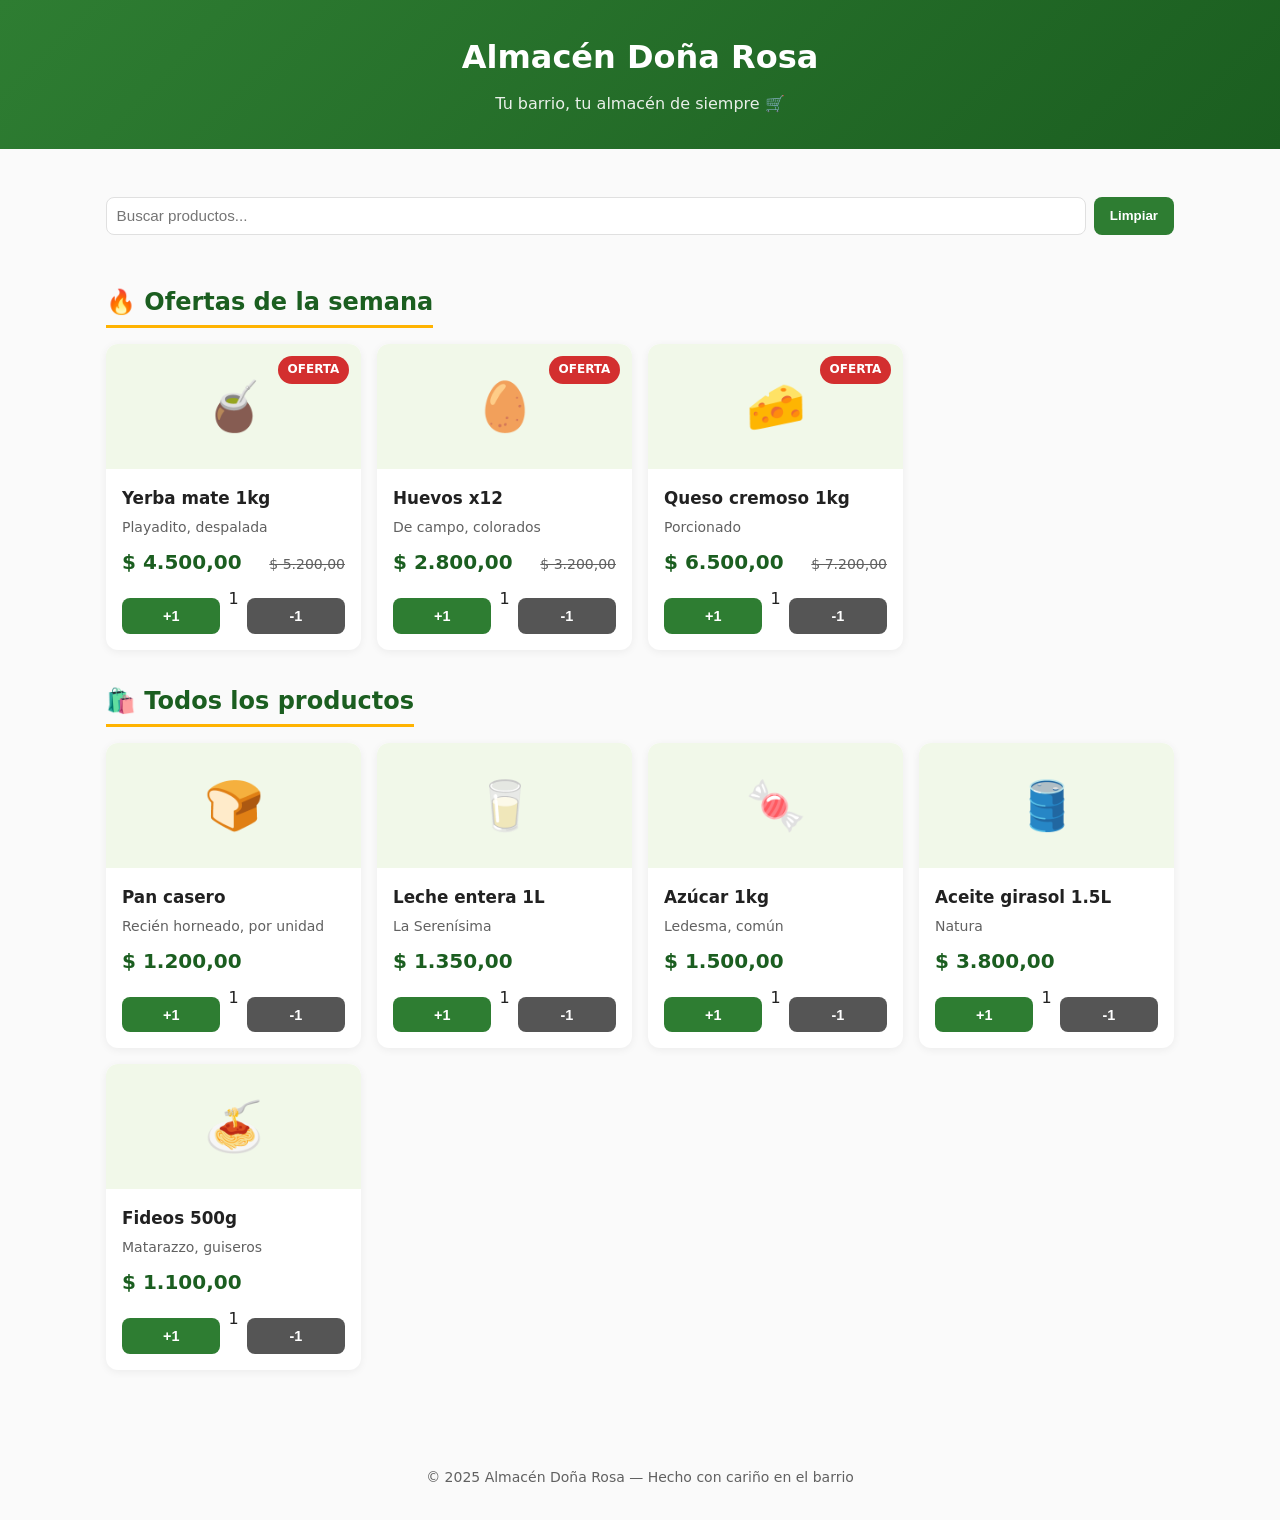
<file: landing-demos/landing-2/index.html>
<!DOCTYPE html>
<html lang="es-AR">
<head>
  <meta charset="UTF-8" />
  <meta name="viewport" content="width=device-width, initial-scale=1.0" />
  <title>Almacén Doña Rosa — Catálogo y Ofertas</title>
  <meta name="description" content="Catálogo de productos de almacén con ofertas semanales y envíos a 10 cuadras." />
  <meta property="og:type" content="website" />
  <meta property="og:title" content="Almacén Doña Rosa — Catálogo y Ofertas" />
  <meta property="og:description" content="Ofertas semanales y envíos a 10 cuadras. Tu almacén de barrio online." />
  <script type="application/ld+json">
  {
    "@context": "https://schema.org",
    "@type": "Store",
    "name": "Almacén Doña Rosa",
    "description": "Catálogo de productos de almacén con ofertas semanales y envíos a 10 cuadras",
    "address": {
      "@type": "PostalAddress",
      "streetAddress": "Av. Siempre Viva 742",
      "addressLocality": "Springfield",
      "addressCountry": "AR"
    },
    "telephone": "+54 9 11 1234-5678",
    "openingHours": ["Mo-Sa 08:00-21:00", "Su 09:00-14:00"],
    "priceRange": "$$"
  }
  </script>
  <style>
    :root {
      --primary: #2e7d32;
      --primary-dark: #1b5e20;
      --accent: #ffb300;
      --danger: #d32f2f;
      --text: #212121;
      --muted: #616161;
      --bg: #fafafa;
      --card: #ffffff;
    }
    * { box-sizing: border-box; margin: 0; padding: 0; }
    body {
      font-family: system-ui, -apple-system, "Segoe UI", Roboto, sans-serif;
      color: var(--text);
      background: var(--bg);
      line-height: 1.6;
    }
    header {
      background: linear-gradient(135deg, var(--primary), var(--primary-dark));
      color: white;
      padding: 2rem 1rem;
      text-align: center;
    }
    header h1 { font-size: 2rem; margin-bottom: .5rem; }
    header p { opacity: .9; }
    main {
      max-width: 1100px;
      margin: 0 auto;
      padding: 2rem 1rem;
    }
    .section-title {
      color: var(--primary-dark);
      margin: 2rem 0 1rem;
      font-size: 1.5rem;
      border-bottom: 3px solid var(--accent);
      display: inline-block;
      padding-bottom: .25rem;
    }
    .search-box {
      margin: 1rem 0;
      display: flex;
      gap: .5rem;
    }
    .search-box input {
      flex: 1;
      padding: .6rem;
      border: 1px solid #e0e0e0;
      border-radius: 8px;
      font-size: .95rem;
    }
    .search-box button {
      padding: .6rem 1rem;
      border: none;
      border-radius: 8px;
      background: var(--primary);
      color: white;
      font-weight: 600;
      cursor: pointer;
    }

    .products {
      display: grid;
      grid-template-columns: repeat(auto-fill, minmax(220px, 1fr));
      gap: 1rem;
    }
    .product-card {
      background: var(--card);
      border-radius: 12px;
      overflow: hidden;
      box-shadow: 0 2px 8px rgba(0,0,0,.06);
      display: flex;
      flex-direction: column;
      position: relative;
      transition: transform .2s, box-shadow .2s;
    }
    .product-card:hover {
      transform: translateY(-4px);
      box-shadow: 0 6px 16px rgba(0,0,0,.1);
    }
    .product-card .emoji {
      font-size: 3rem;
      text-align: center;
      padding: 1.5rem;
      background: #f1f8e9;
    }
    .product-card .body {
      padding: 1rem;
      flex: 1;
      display: flex;
      flex-direction: column;
    }
    .product-card h3 { font-size: 1.05rem; margin-bottom: .25rem; }
    .product-card .desc {
      font-size: .875rem;
      color: var(--muted);
      flex: 1;
      margin-bottom: .5rem;
    }
    .product-card .price {
      font-size: 1.25rem;
      font-weight: 700;
      color: var(--primary-dark);
    }
    .product-card .old-price {
      font-size: .875rem;
      color: var(--muted);
      text-decoration: line-through;
      margin-left: .5rem;
    }
    .badge-offer {
      position: absolute;
      top: .75rem;
      right: .75rem;
      background: var(--danger);
      color: white;
      font-size: .75rem;
      font-weight: 700;
      padding: .25rem .6rem;
      border-radius: 20px;
      text-transform: uppercase;
    }
    .add-btn {
      margin-top: .75rem;
      background: var(--primary);
      color: white;
      border: none;
      border-radius: 8px;
      padding: .6rem;
      font-size: .9rem;
      font-weight: 600;
      cursor: pointer;
      transition: background .2s;
      width: 100%;
      box-sizing: border-box;
    }
    .add-btn:hover { background: var(--primary-dark); }
    .add-btn:disabled { background: #ccc; cursor: not-allowed; }

    /* Toast notification */
    .toast {
      position: fixed;
      bottom: 2rem; left: 50%;
      transform: translateX(-50%) translateY(100px);
      background: var(--primary);
      color: white;
      padding: .75rem 1.25rem;
      border-radius: 8px;
      font-size: .9rem;
      font-weight: 500;
      z-index: 1000;
      opacity: 0;
      transition: opacity .3s, transform .3s;
      white-space: nowrap;
      box-shadow: 0 4px 12px rgba(0,0,0,.15);
    }
    .toast.show { opacity: 1; transform: translateX(-50%) translateY(0); }
    .toast.success { background: #25d366; }
    .toast.error { background: var(--danger); }

    /* Carrito flotante */
    .cart-bar {
      position: fixed;
      bottom: 0; left: 0; right: 0;
      background: var(--primary-dark);
      color: white;
      padding: .75rem 1rem;
      display: none;
      align-items: center;
      justify-content: space-between;
      gap: 1rem;
      box-shadow: 0 -2px 12px rgba(0,0,0,.15);
      z-index: 100;
    }
    .cart-bar.visible { display: flex; }
    .cart-bar .summary { font-size: .95rem; }
    .cart-bar .total { font-weight: 700; font-size: 1.1rem; }
    .cart-bar .actions { display: flex; gap: .5rem; }
    .cart-bar button {
      border: none;
      border-radius: 8px;
      padding: .6rem 1rem;
      font-weight: 600;
      cursor: pointer;
      font-size: .9rem;
    }
    .btn-clear { background: transparent; color: white; border: 1px solid white; }
    .btn-send { background: #25d366; color: white; }

    footer {
      text-align: center;
      padding: 4rem 1rem 2rem;
      color: var(--muted);
      font-size: .875rem;
    }
  </style>
  <link rel="icon" type="image/svg+xml" href="../../favicon.svg">
</head>
<body>
  <header>
    <h1>Almacén Doña Rosa</h1>
    <p>Tu barrio, tu almacén de siempre 🛒</p>
  </header>

  <main>
    <div class="search-box">
      <input type="text" id="searchInput" placeholder="Buscar productos..." oninput="filterProducts()" />
      <button onclick="clearSearch()">Limpiar</button>
    </div>

    <h2 class="section-title">🔥 Ofertas de la semana</h2>
    <div class="products" id="offers"></div>

    <h2 class="section-title">🛍️ Todos los productos</h2>
    <div class="products" id="catalog"></div>
  </main>

  <!-- Toast de notificación -->
  <div class="toast" id="toast" role="alert" aria-live="polite"></div>

  <div class="cart-bar" id="cartBar">
    <div class="summary">
      <span id="cartCount">0</span> productos —
      <span class="total" id="cartTotal">$0</span>
    </div>
    <div class="actions">
      <button class="btn-clear" onclick="clearCart()">Vaciar carrito</button>
      <button class="btn-send" onclick="sendOrder()">Enviar por WhatsApp</button>
    </div>
  </div>

  <footer>
    © 2025 Almacén Doña Rosa — Hecho con cariño en el barrio
  </footer>

  <script>
    // ============================================================
    // CONFIGURACIÓN
    // ============================================================
    const PRODUCTS = [
      { id: 1, name: "Yerba mate 1kg", desc: "Playadito, despalada", price: 4500, emoji: "🧉", offer: true, oldPrice: 5200 },
      { id: 2, name: "Pan casero", desc: "Recién horneado, por unidad", price: 1200, emoji: "🍞" },
      { id: 3, name: "Leche entera 1L", desc: "La Serenísima", price: 1350, emoji: "🥛" },
      { id: 4, name: "Huevos x12", desc: "De campo, colorados", price: 2800, emoji: "🥚", offer: true, oldPrice: 3200 },
      { id: 5, name: "Azúcar 1kg", desc: "Ledesma, común", price: 1500, emoji: "🍬" },
      { id: 6, name: "Aceite girasol 1.5L", desc: "Natura", price: 3800, emoji: "🛢️" },
      { id: 7, name: "Fideos 500g", desc: "Matarazzo, guiseros", price: 1100, emoji: "🍝" },
      { id: 8, name: "Queso cremoso 1kg", desc: "Porcionado", price: 6500, emoji: "🧀", offer: true, oldPrice: 7200 }
    ];

    const WHATSAPP_NUMBER = "541161079845";
    const CURRENCY_FORMAT = new Intl.NumberFormat("es-AR", { style: "currency", currency: "ARS" });

    // ============================================================
    // ESTADO
    // ============================================================
    let cart = {}; // { productId: { quantity: number } }
    let searchTerm = "";

    // ============================================================
    // UTILS
    // ============================================================
    function showToast(message, type = "success") {
      const toast = document.getElementById("toast");
      toast.textContent = message;
      toast.className = "toast " + type;
      toast.classList.add("show");
      setTimeout(() => toast.classList.remove("show"), 3000);
    }

    function formatPrice(price) {
      return CURRENCY_FORMAT.format(price);
    }

    // ============================================================
    // RENDER
    // ============================================================
    function renderProducts() {
      const offersEl = document.getElementById("offers");
      const catalogEl = document.getElementById("catalog");

      let offers = PRODUCTS.filter(p => p.offer);
      let rest = PRODUCTS.filter(p => !p.offer);

      if (searchTerm) {
        const term = searchTerm.toLowerCase();
        offers = offers.filter(p => p.name.toLowerCase().includes(term));
        rest = rest.filter(p => p.name.toLowerCase().includes(term));
      }

      offersEl.innerHTML = offers.map(productCard).join("");
      catalogEl.innerHTML = rest.map(productCard).join("");
    }

    function filterProducts() {
      searchTerm = document.getElementById("searchInput").value.trim();
      renderProducts();
    }

    function clearSearch() {
      document.getElementById("searchInput").value = "";
      searchTerm = "";
      renderProducts();
    }

    function productCard(p) {
      return `
        <div class="product-card">
          ${p.offer ? '<span class="badge-offer">Oferta</span>' : ""}
          <div class="emoji">${p.emoji}</div>
          <div class="body">
            <h3>${p.name}</h3>
            <p class="desc">${p.desc}</p>
            <div style="display: flex; justify-content: space-between; align-items: baseline;">
              <span class="price">${formatPrice(p.price)}</span>
              ${p.oldPrice ? `<span class="old-price">${formatPrice(p.oldPrice)}</span>` : ""}
            </div>
            <div style="margin-top: .5rem; display: flex; gap: .5rem;">
              <button class="add-btn" onclick="addToCart(${p.id}, 1)">+1</button>
              <span class="qty-default" id="qty-${p.id}">1</span>
              <button class="add-btn" onclick="addToCart(${p.id}, -1)" style="background: #555;">-1</button>
            </div>
          </div>
        </div>
      `;
    }

    // ============================================================
    // CARRITO CON GESTIÓN DE CANTIDADES
    // ============================================================
    function addToCart(id, delta) {
      if (!cart[id]) cart[id] = 0;
      cart[id] += delta;

      // Validaciones
      if (cart[id] < 1) {
        delete cart[id];
        showToast("Mínimo 1 unidad", "error");
        updateCartBar();
        return;
      }

      // Actualizar display de cantidad
      const qtySpan = document.getElementById(`qty-${id}`);
      if (qtySpan) qtySpan.textContent = cart[id];

      updateCartBar();
      showToast(`${cart[id]}x ${PRODUCTS.find(p => p.id === id)?.name || ""} agregado(s)`);
    }

    function clearCart() {
      cart = {};
      updateCartBar();
    }

    function updateCartBar() {
      const bar = document.getElementById("cartBar");
      const count = Object.values(cart).reduce((a, b) => a + b, 0);

      if (count === 0) {
        bar.classList.remove("visible");
        return;
      }
      bar.classList.add("visible");

      const total = Object.entries(cart).reduce((sum, [id, qty]) => {
        const p = PRODUCTS.find(x => x.id === Number(id));
        return sum + (p ? p.price * qty : 0);
      }, 0);

      document.getElementById("cartCount").textContent = count;
      document.getElementById("cartTotal").textContent = formatPrice(total);
    }

    // ============================================================
    // PEDIDO POR WHATSAPP CON SEGURIDAD
    // ============================================================
    function sendOrder() {
      if (Object.keys(cart).length === 0) return;

      let msg = "Hola! Quiero hacer este pedido:%0A%0A";
      let total = 0;

      // Construir mensaje ordenado
      const items = [];
      for (const [id, qty] of Object.entries(cart)) {
        const p = PRODUCTS.find(x => x.id === Number(id));
        if (!p) continue;
        const subtotal = p.price * qty;
        total += subtotal;
        items.push(`${qty}x ${escapeForWhatsApp(p.name)} — ${formatPrice(subtotal)}`);
      }

      msg += items.join("%0A");
      msg += `%0ATotal: ${formatPrice(total)}`;

      // URL encode completo para evitar problemas con tildes, &, etc.
      const encodedMsg = encodeURIComponent(msg);
      window.open(`https://wa.me/${WHATSAPP_NUMBER}?text=${encodedMsg}`, "_blank");
    }

    function escapeForWhatsApp(text) {
      // Reemplazar caracteres especiales que rompen URLs
      return text
        .replace(/&/g, "%26")
        .replace(/>/g, "%3E")
        .replace(/</g, "%3C")
        .replace(/"/g, "%22")
        .replace(/'/g, "'")
        .replace(/ /g, "%20");
    }

    // ============================================================
    // INIT
    // ============================================================
    renderProducts();
    updateCartBar();
  </script>
</body>
</html>
</file>
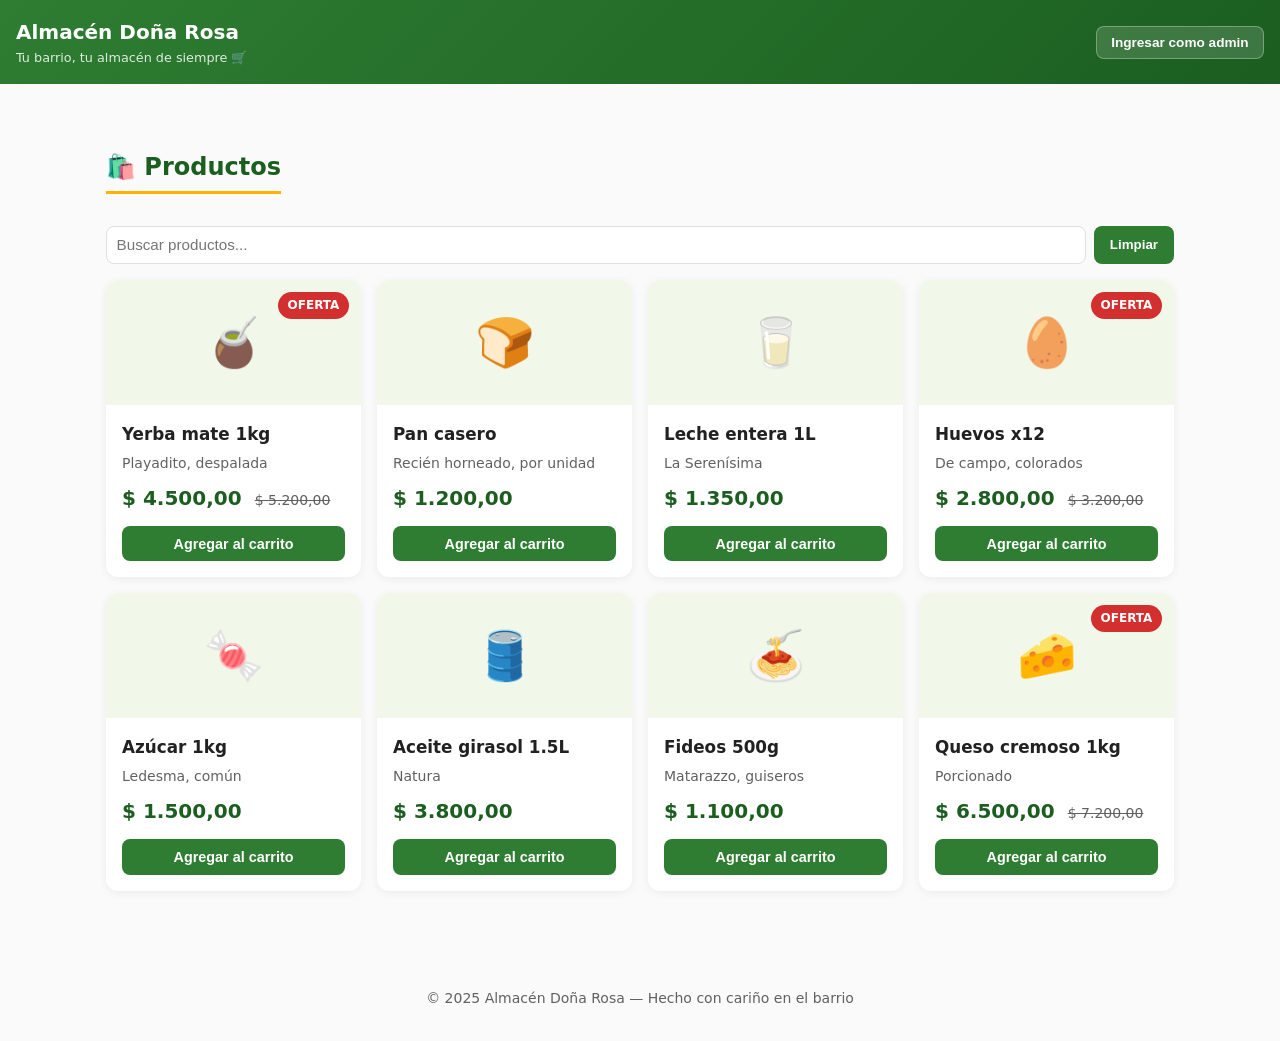
<file: landing-demos/landing-3/index.html>
<!DOCTYPE html>
<html lang="es-AR">
<head>
  <meta charset="UTF-8" />
  <meta name="viewport" content="width=device-width, initial-scale=1.0" />
  <title>Almacén Doña Rosa — Tienda</title>
  <meta name="description" content="Tienda online de almacén con pedidos por WhatsApp y pago con MercadoPago." />
  <meta property="og:type" content="website" />
  <meta property="og:title" content="Almacén Doña Rosa — Tienda" />
  <meta property="og:description" content="Tienda online de almacén con pedidos por WhatsApp y pago con MercadoPago." />
  <script type="application/ld+json">
  {
    "@context": "https://schema.org",
    "@type": "Store",
    "name": "Almacén Doña Rosa",
    "description": "Tienda online de almacén con pedidos por WhatsApp y pago con MercadoPago",
    "address": {
      "@type": "PostalAddress",
      "streetAddress": "Av. Siempre Viva 742",
      "addressLocality": "Springfield",
      "addressCountry": "AR"
    },
    "telephone": "+54 9 11 1234-5678",
    "openingHours": ["Mo-Sa 08:00-21:00", "Su 09:00-14:00"],
    "priceRange": "$$",
    "paymentAccepted": "MercadoPago"
  }
  </script>
  <style>
    :root {
      --primary: #2e7d32;
      --primary-dark: #1b5e20;
      --accent: #ffb300;
      --danger: #d32f2f;
      --info: #1976d2;
      --text: #212121;
      --muted: #616161;
      --bg: #fafafa;
      --card: #ffffff;
      --border: #e0e0e0;
    }
    * { box-sizing: border-box; margin: 0; padding: 0; }
    body {
      font-family: system-ui, -apple-system, "Segoe UI", Roboto, sans-serif;
      color: var(--text);
      background: var(--bg);
      line-height: 1.6;
    }
    header {
      background: linear-gradient(135deg, var(--primary), var(--primary-dark));
      color: white;
      padding: 1rem;
      display: flex;
      justify-content: space-between;
      align-items: center;
      flex-wrap: wrap;
      gap: .5rem;
    }
    header .brand h1 { font-size: 1.25rem; }
    header .brand p { font-size: .8rem; opacity: .85; }
    header .admin-actions { display: flex; gap: .5rem; }
    header button {
      background: rgba(255,255,255,.15);
      color: white;
      border: 1px solid rgba(255,255,255,.3);
      border-radius: 8px;
      padding: .5rem .9rem;
      cursor: pointer;
      font-size: .85rem;
      font-weight: 600;
      transition: background .2s;
    }
    header button:hover { background: rgba(255,255,255,.25); }

    main {
      max-width: 1100px;
      margin: 0 auto;
      padding: 2rem 1rem;
    }
    .section-title {
      color: var(--primary-dark);
      margin: 2rem 0 1rem;
      font-size: 1.5rem;
      border-bottom: 3px solid var(--accent);
      display: inline-block;
      padding-bottom: .25rem;
    }
    .products {
      display: grid;
      grid-template-columns: repeat(auto-fill, minmax(220px, 1fr));
      gap: 1rem;
    }
    .product-card {
      background: var(--card);
      border-radius: 12px;
      overflow: hidden;
      box-shadow: 0 2px 8px rgba(0,0,0,.06);
      display: flex;
      flex-direction: column;
      position: relative;
      transition: transform .2s, box-shadow .2s;
    }
    .product-card:hover {
      transform: translateY(-4px);
      box-shadow: 0 6px 16px rgba(0,0,0,.1);
    }
    .product-card .emoji {
      font-size: 3rem;
      text-align: center;
      padding: 1.5rem;
      background: #f1f8e9;
    }
    .product-card .body {
      padding: 1rem;
      flex: 1;
      display: flex;
      flex-direction: column;
    }
    .product-card h3 { font-size: 1.05rem; margin-bottom: .25rem; }
    .product-card .desc {
      font-size: .875rem;
      color: var(--muted);
      flex: 1;
      margin-bottom: .5rem;
    }
    .product-card .price {
      font-size: 1.25rem;
      font-weight: 700;
      color: var(--primary-dark);
    }
    .product-card .old-price {
      font-size: .875rem;
      color: var(--muted);
      text-decoration: line-through;
      margin-left: .5rem;
    }
    .badge-offer {
      position: absolute;
      top: .75rem;
      right: .75rem;
      background: var(--danger);
      color: white;
      font-size: .75rem;
      font-weight: 700;
      padding: .25rem .6rem;
      border-radius: 20px;
      text-transform: uppercase;
    }
    .badge-hidden {
      position: absolute;
      top: .75rem;
      left: .75rem;
      background: var(--muted);
      color: white;
      font-size: .7rem;
      padding: .2rem .5rem;
      border-radius: 6px;
      text-transform: uppercase;
    }
    .add-btn {
      margin-top: .75rem;
      background: var(--primary);
      color: white;
      border: none;
      border-radius: 8px;
      padding: .6rem;
      font-size: .9rem;
      font-weight: 600;
      cursor: pointer;
      transition: background .2s;
      width: 100%;
    }
    .add-btn:hover { background: var(--primary-dark); }

    /* Toast */
    .toast {
      position: fixed;
      bottom: 2rem; left: 50%;
      transform: translateX(-50%) translateY(100px);
      background: var(--primary);
      color: white;
      padding: .75rem 1.25rem;
      border-radius: 8px;
      font-size: .9rem;
      font-weight: 500;
      z-index: 1000;
      opacity: 0;
      transition: opacity .3s, transform .3s;
      white-space: nowrap;
      box-shadow: 0 4px 12px rgba(0,0,0,.15);
    }
    .toast.show { opacity: 1; transform: translateX(-50%) translateY(0); }
    .toast.success { background: #25d366; }
    .toast.error { background: var(--danger); }

    /* Carrito flotante */
    .cart-bar {
      position: fixed;
      bottom: 0; left: 0; right: 0;
      background: var(--primary-dark);
      color: white;
      padding: .75rem 1rem;
      display: none;
      align-items: center;
      justify-content: space-between;
      gap: 1rem;
      box-shadow: 0 -2px 12px rgba(0,0,0,.15);
      z-index: 100;
      flex-wrap: wrap;
    }
    .cart-bar.visible { display: flex; }
    .cart-bar .summary { font-size: .95rem; }
    .cart-bar .total { font-weight: 700; font-size: 1.1rem; }
    .cart-bar .actions { display: flex; gap: .5rem; flex-wrap: wrap; }
    .cart-bar button {
      border: none;
      border-radius: 8px;
      padding: .6rem 1rem;
      font-weight: 600;
      cursor: pointer;
      font-size: .9rem;
    }
    .btn-clear { background: transparent; color: white; border: 1px solid white; }
    .btn-send { background: #25d366; color: white; }
    .btn-mp { background: var(--info); color: white; }

    /* Modal admin */
    .modal-overlay {
      position: fixed;
      inset: 0;
      background: rgba(0,0,0,.5);
      display: none;
      align-items: center;
      justify-content: center;
      z-index: 200;
      padding: 1rem;
    }
    .modal-overlay.visible { display: flex; }
    .modal {
      background: white;
      border-radius: 12px;
      max-width: 700px;
      width: 100%;
      max-height: 90vh;
      overflow-y: auto;
      padding: 1.5rem;
    }
    .modal h2 {
      color: var(--primary-dark);
      margin-bottom: 1rem;
      font-size: 1.25rem;
    }
    .modal .close {
      float: right;
      background: none;
      border: none;
      font-size: 1.5rem;
      cursor: pointer;
      color: var(--muted);
    }
    .form-group { margin-bottom: 1rem; }
    .form-group label {
      display: block;
      font-size: .875rem;
      font-weight: 600;
      margin-bottom: .25rem;
      color: var(--text);
    }
    .form-group input, .form-group textarea {
      width: 100%;
      padding: .6rem;
      border: 1px solid var(--border);
      border-radius: 8px;
      font-size: .95rem;
      font-family: inherit;
    }
    .form-group input:focus, .form-group textarea:focus {
      outline: 2px solid var(--primary);
      border-color: transparent;
    }
    .form-row {
      display: grid;
      grid-template-columns: 1fr 1fr;
      gap: 1rem;
    }
    .checkbox-row {
      display: flex;
      align-items: center;
      gap: .5rem;
      margin-bottom: 1rem;
    }
    .checkbox-row input { width: auto; }
    .form-actions {
      display: flex;
      gap: .5rem;
      justify-content: flex-end;
      margin-top: 1rem;
    }
    .form-actions button {
      padding: .6rem 1.2rem;
      border-radius: 8px;
      border: none;
      font-weight: 600;
      cursor: pointer;
    }
    .btn-primary { background: var(--primary); color: white; }
    .btn-secondary { background: #eee; color: var(--text); }

    .admin-table {
      width: 100%;
      border-collapse: collapse;
      margin-top: 1rem;
      font-size: .875rem;
    }
    .admin-table th, .admin-table td {
      padding: .5rem;
      text-align: left;
      border-bottom: 1px solid var(--border);
    }
    .admin-table th { background: #f5f5f5; font-weight: 600; }
    .admin-table button {
      background: none;
      border: none;
      cursor: pointer;
      font-size: .85rem;
      padding: .2rem .4rem;
      border-radius: 4px;
    }
    .btn-edit { color: var(--info); }
    .btn-delete { color: var(--danger); }
    .btn-toggle { color: var(--muted); }

    .cart-item {
      display: flex;
      justify-content: space-between;
      align-items: center;
      padding: .75rem 0;
      border-bottom: 1px solid var(--border);
    }
    .cart-item:last-child { border-bottom: none; }
    .cart-item-info { flex: 1; }
    .cart-item-name { font-weight: 600; }
    .cart-item-price { font-size: .875rem; color: var(--muted); }
    .cart-item-qty {
      display: flex;
      align-items: center;
      gap: .5rem;
    }
    .cart-item-qty button {
      width: 28px;
      height: 28px;
      border: 1px solid var(--border);
      border-radius: 4px;
      background: white;
      cursor: pointer;
      font-size: 1rem;
      display: flex;
      align-items: center;
      justify-content: center;
    }
    .cart-item-qty span { min-width: 20px; text-align: center; }

    .search-box {
      margin: 1rem 0;
      display: flex;
      gap: .5rem;
    }
    .search-box input {
      flex: 1;
      padding: .6rem;
      border: 1px solid var(--border);
      border-radius: 8px;
      font-size: .95rem;
    }
    .search-box button {
      padding: .6rem 1rem;
      border: none;
      border-radius: 8px;
      background: var(--primary);
      color: white;
      font-weight: 600;
      cursor: pointer;
    }

    footer {
      text-align: center;
      padding: 4rem 1rem 2rem;
      color: var(--muted);
      font-size: .875rem;
    }
  </style>
  <link rel="icon" type="image/svg+xml" href="../../favicon.svg">
</head>
<body>
  <header>
    <div class="brand">
      <h1>Almacén Doña Rosa</h1>
      <p>Tu barrio, tu almacén de siempre 🛒</p>
    </div>
    <div class="admin-actions">
      <button id="loginBtn" onclick="openLogin()">Ingresar como admin</button>
      <button id="adminPanelBtn" onclick="openAdminPanel()" style="display:none">Panel admin</button>
      <button id="logoutBtn" onclick="logout()" style="display:none">Salir</button>
    </div>
  </header>

  <main>
    <h2 class="section-title">🛍️ Productos</h2>
    <div class="search-box">
      <input type="text" id="searchInput" placeholder="Buscar productos..." oninput="filterProducts()" />
      <button onclick="clearSearch()">Limpiar</button>
    </div>
    <div class="products" id="catalog"></div>
  </main>

  <!-- Toast -->
  <div class="toast" id="toast" role="alert" aria-live="polite"></div>

  <div class="cart-bar" id="cartBar">
    <div class="summary">
      <span id="cartCount">0</span> productos —
      <span class="total" id="cartTotal">$0</span>
    </div>
    <div class="actions">
      <button class="btn-clear" onclick="clearCart()">Vaciar</button>
      <button class="btn-send" onclick="sendOrder()">Pedir por WhatsApp</button>
      <button class="btn-mp" onclick="payWithMP()">Pagar con MercadoPago</button>
    </div>
  </div>

  <!-- Modal carrito -->
  <div class="modal-overlay" id="cartModal">
    <div class="modal" style="max-width:500px">
      <button class="close" onclick="closeModal('cartModal')">×</button>
      <h2>Tu carrito</h2>
      <div id="cartItems"></div>
      <div style="margin-top: 1rem; padding-top: 1rem; border-top: 1px solid var(--border); display: flex; justify-content: space-between; align-items: center;">
        <strong>Total:</strong>
        <strong id="cartModalTotal" style="font-size: 1.25rem; color: var(--primary-dark);">$0</strong>
      </div>
      <div class="form-actions">
        <button class="btn-secondary" onclick="closeModal('cartModal')">Seguir comprando</button>
        <button class="btn-primary" onclick="confirmSendOrder()">Confirmar pedido</button>
      </div>
    </div>
  </div>

  <!-- Modal login -->
  <div class="modal-overlay" id="loginModal">
    <div class="modal" style="max-width:400px">
      <button class="close" onclick="closeModal('loginModal')">×</button>
      <h2>Ingresar como administrador</h2>
      <div class="form-group">
        <label for="loginUser">Usuario</label>
        <input id="loginUser" type="text" placeholder="admin" />
      </div>
      <div class="form-group">
        <label for="loginPass">Contraseña</label>
        <input id="loginPass" type="password" placeholder="admin123" />
      </div>
      <div class="form-actions">
        <button class="btn-primary" onclick="doLogin()">Ingresar</button>
      </div>
      <p style="font-size:.8rem;color:var(--muted);margin-top:.75rem">
        Demo: usuario <strong>admin</strong> / contraseña <strong>admin123</strong>
      </p>
    </div>
  </div>

  <!-- Modal admin panel -->
  <div class="modal-overlay" id="adminModal">
    <div class="modal">
      <button class="close" onclick="closeModal('adminModal')">×</button>
      <h2>Panel de administración</h2>
      <div style="display: flex; gap: .5rem; margin-bottom: 1rem; flex-wrap: wrap;">
        <button class="btn-primary" style="padding:.6rem 1rem;border:none;border-radius:8px;color:white;font-weight:600;cursor:pointer" onclick="openProductForm()">
          + Nuevo producto
        </button>
        <button class="btn-secondary" style="padding:.6rem 1rem;border:none;border-radius:8px;font-weight:600;cursor:pointer" onclick="resetCatalog()">
          🔄 Restablecer catálogo demo
        </button>
      </div>
      <div class="search-box" style="margin-top: 0;">
        <input type="text" id="adminSearchInput" placeholder="Buscar en admin..." oninput="filterAdminTable()" />
        <button onclick="clearAdminSearch()">Limpiar</button>
      </div>
      <table class="admin-table">
        <thead>
          <tr>
            <th>Emoji</th>
            <th>Nombre</th>
            <th>Precio</th>
            <th>Oferta</th>
            <th>Visible</th>
            <th></th>
          </tr>
        </thead>
        <tbody id="adminTableBody"></tbody>
      </table>
    </div>
  </div>

  <!-- Modal form producto -->
  <div class="modal-overlay" id="productModal">
    <div class="modal">
      <button class="close" onclick="closeModal('productModal')">×</button>
      <h2 id="productFormTitle">Nuevo producto</h2>
      <input type="hidden" id="prodId" />
      <div class="form-row">
        <div class="form-group">
          <label for="prodName">Nombre</label>
          <input id="prodName" type="text" />
        </div>
        <div class="form-group">
          <label for="prodEmoji">Emoji</label>
          <input id="prodEmoji" type="text" placeholder="🍞" maxlength="4" />
        </div>
      </div>
      <div class="form-group">
        <label for="prodDesc">Descripción</label>
        <textarea id="prodDesc" rows="2"></textarea>
      </div>
      <div class="form-row">
        <div class="form-group">
          <label for="prodPrice">Precio</label>
          <input id="prodPrice" type="number" min="1" step="0.01" />
        </div>
        <div class="form-group">
          <label for="prodOldPrice">Precio anterior (opcional)</label>
          <input id="prodOldPrice" type="number" min="0" step="0.01" />
        </div>
      </div>
      <div class="checkbox-row">
        <input type="checkbox" id="prodOffer" />
        <label for="prodOffer">Marcar como oferta</label>
      </div>
      <div class="checkbox-row">
        <input type="checkbox" id="prodVisible" checked />
        <label for="prodVisible">Visible en la tienda</label>
      </div>
      <div class="form-actions">
        <button class="btn-secondary" onclick="closeModal('productModal')">Cancelar</button>
        <button class="btn-primary" onclick="saveProduct()">Guardar</button>
      </div>
    </div>
  </div>

  <footer>
    © 2025 Almacén Doña Rosa — Hecho con cariño en el barrio
  </footer>

  <script>
    // ============================================================
    // CONFIGURACIÓN
    // ============================================================
    const WHATSAPP_NUMBER = "541161079845";
    const STORAGE_KEY = "almacen_products_v1";
    const AUTH_KEY = "almacen_auth_v1";
    const MP_LINK = "https://link.mercadopago.com.ar/tu-link-demo";
    const CURRENCY_FORMAT = new Intl.NumberFormat("es-AR", { style: "currency", currency: "ARS" });

    // ============================================================
    // ESTADO
    // ============================================================
    let products = loadProducts();
    let cart = {};
    let isAdmin = sessionStorage.getItem(AUTH_KEY) === "true";
    let searchTerm = "";
    let adminSearchTerm = "";

    // ============================================================
    // PERSISTENCIA
    // ============================================================
    function loadProducts() {
      const stored = localStorage.getItem(STORAGE_KEY);
      if (stored) return JSON.parse(stored);
      return defaultProducts();
    }

    function saveProducts() {
      localStorage.setItem(STORAGE_KEY, JSON.stringify(products));
    }

    function defaultProducts() {
      return [
        { id: 1, name: "Yerba mate 1kg", desc: "Playadito, despalada", price: 4500, emoji: "🧉", offer: true, oldPrice: 5200, visible: true },
        { id: 2, name: "Pan casero", desc: "Recién horneado, por unidad", price: 1200, emoji: "🍞", offer: false, oldPrice: null, visible: true },
        { id: 3, name: "Leche entera 1L", desc: "La Serenísima", price: 1350, emoji: "🥛", offer: false, oldPrice: null, visible: true },
        { id: 4, name: "Huevos x12", desc: "De campo, colorados", price: 2800, emoji: "🥚", offer: true, oldPrice: 3200, visible: true },
        { id: 5, name: "Azúcar 1kg", desc: "Ledesma, común", price: 1500, emoji: "🍬", offer: false, oldPrice: null, visible: true },
        { id: 6, name: "Aceite girasol 1.5L", desc: "Natura", price: 3800, emoji: "🛢️", offer: false, oldPrice: null, visible: true },
        { id: 7, name: "Fideos 500g", desc: "Matarazzo, guiseros", price: 1100, emoji: "🍝", offer: false, oldPrice: null, visible: true },
        { id: 8, name: "Queso cremoso 1kg", desc: "Porcionado", price: 6500, emoji: "🧀", offer: true, oldPrice: 7200, visible: true }
      ];
    }

    // ============================================================
    // UTILS
    // ============================================================
    function showToast(message, type = "success") {
      const toast = document.getElementById("toast");
      toast.textContent = message;
      toast.className = "toast " + type;
      toast.classList.add("show");
      setTimeout(() => toast.classList.remove("show"), 3000);
    }

    function formatPrice(price) {
      return CURRENCY_FORMAT.format(price);
    }

    function escapeHtml(str) {
      return String(str).replace(/[&<>"']/g, c => ({
        "&": "&amp;", "<": "&lt;", ">": "&gt;", '"': "&quot;", "'": "&#39;"
      }[c]));
    }

    // ============================================================
    // RENDER TIENDA
    // ============================================================
    function renderCatalog() {
      const visible = products.filter(p => p.visible);
      const filtered = searchTerm
        ? visible.filter(p => p.name.toLowerCase().includes(searchTerm.toLowerCase()))
        : visible;
      document.getElementById("catalog").innerHTML = filtered.map(productCard).join("");
    }

    function productCard(p) {
      return `
        <div class="product-card">
          ${p.offer ? '<span class="badge-offer">Oferta</span>' : ""}
          ${!p.visible && isAdmin ? '<span class="badge-hidden">Oculto</span>' : ""}
          <div class="emoji">${p.emoji}</div>
          <div class="body">
            <h3>${escapeHtml(p.name)}</h3>
            <p class="desc">${escapeHtml(p.desc || "")}</p>
            <div>
              <span class="price">${formatPrice(p.price)}</span>
              ${p.oldPrice ? `<span class="old-price">${formatPrice(p.oldPrice)}</span>` : ""}
            </div>
            <button class="add-btn" onclick="addToCart(${p.id})">Agregar al carrito</button>
          </div>
        </div>
      `;
    }

    function filterProducts() {
      searchTerm = document.getElementById("searchInput").value.trim();
      renderCatalog();
    }

    function clearSearch() {
      document.getElementById("searchInput").value = "";
      searchTerm = "";
      renderCatalog();
    }

    // ============================================================
    // CARRITO
    // ============================================================
    function addToCart(id) {
      cart[id] = (cart[id] || 0) + 1;
      updateCartBar();
      const p = products.find(x => x.id === id);
      showToast(`${p ? p.name : "Producto"} agregado al carrito`);
    }

    function clearCart() {
      cart = {};
      updateCartBar();
      showToast("Carrito vaciado");
    }

    function updateCartBar() {
      const bar = document.getElementById("cartBar");
      const count = Object.values(cart).reduce((a, b) => a + b, 0);
      if (count === 0) {
        bar.classList.remove("visible");
        return;
      }
      bar.classList.add("visible");
      const total = Object.entries(cart).reduce((sum, [id, qty]) => {
        const p = products.find(x => x.id === Number(id));
        return sum + (p ? p.price * qty : 0);
      }, 0);
      document.getElementById("cartCount").textContent = count;
      document.getElementById("cartTotal").textContent = formatPrice(total);
    }

    function sendOrder() {
      if (Object.keys(cart).length === 0) return;
      openCartModal();
    }

    function openCartModal() {
      const container = document.getElementById("cartItems");
      const entries = Object.entries(cart);

      if (entries.length === 0) {
        container.innerHTML = "<p style='color: var(--muted); text-align: center;'>Tu carrito está vacío</p>";
        document.getElementById("cartModalTotal").textContent = formatPrice(0);
      } else {
        container.innerHTML = entries.map(([id, qty]) => {
          const p = products.find(x => x.id === Number(id));
          if (!p) return "";
          return `
            <div class="cart-item">
              <div class="cart-item-info">
                <div class="cart-item-name">${escapeHtml(p.name)}</div>
                <div class="cart-item-price">${formatPrice(p.price)} c/u</div>
              </div>
              <div class="cart-item-qty">
                <button onclick="updateCartQty(${id}, -1)">−</button>
                <span>${qty}</span>
                <button onclick="updateCartQty(${id}, 1)">+</button>
              </div>
            </div>
          `;
        }).join("");

        const total = entries.reduce((sum, [id, qty]) => {
          const p = products.find(x => x.id === Number(id));
          return sum + (p ? p.price * qty : 0);
        }, 0);
        document.getElementById("cartModalTotal").textContent = formatPrice(total);
      }

      openModal("cartModal");
    }

    function updateCartQty(id, delta) {
      cart[id] = (cart[id] || 0) + delta;
      if (cart[id] <= 0) delete cart[id];
      updateCartBar();
      openCartModal();
    }

    function confirmSendOrder() {
      closeModal("cartModal");
      sendOrderToWhatsApp();
    }

    function sendOrderToWhatsApp() {
      if (Object.keys(cart).length === 0) return;
      let msg = "Hola! Quiero hacer este pedido:%0A%0A";
      let total = 0;
      const items = [];
      for (const [id, qty] of Object.entries(cart)) {
        const p = products.find(x => x.id === Number(id));
        if (!p) continue;
        const subtotal = p.price * qty;
        total += subtotal;
        items.push(`${qty}x ${escapeHtml(p.name)} — ${formatPrice(subtotal)}`);
      }
      msg += items.join("%0A");
      msg += `%0ATotal: ${formatPrice(total)}`;
      const encodedMsg = encodeURIComponent(msg);
      window.open(`https://wa.me/${WHATSAPP_NUMBER}?text=${encodedMsg}`, "_blank");
    }

    function payWithMP() {
      if (Object.keys(cart).length === 0) {
        showToast("Agregá productos al carrito primero", "error");
        return;
      }
      const total = Object.entries(cart).reduce((sum, [id, qty]) => {
        const p = products.find(x => x.id === Number(id));
        return sum + (p ? p.price * qty : 0);
      }, 0);
      const msg = `Demo: acá se redirigiría al checkout de MercadoPago.\n\nTotal del pedido: ${formatPrice(total)}\n\nEn producción se llama a una Edge Function de Supabase que crea la preferencia.`;
      alert(msg);
      window.open(MP_LINK, "_blank");
    }

    // ============================================================
    // AUTH
    // ============================================================
    function openLogin() { openModal("loginModal"); }

    function doLogin() {
      const u = document.getElementById("loginUser").value.trim();
      const p = document.getElementById("loginPass").value.trim();
      if (u === "admin" && p === "admin123") {
        isAdmin = true;
        sessionStorage.setItem(AUTH_KEY, "true");
        closeModal("loginModal");
        updateAuthUI();
        showToast("Bienvenido, admin");
      } else {
        showToast("Credenciales incorrectas", "error");
      }
    }

    function logout() {
      isAdmin = false;
      sessionStorage.removeItem(AUTH_KEY);
      updateAuthUI();
      showToast("Sesión cerrada");
    }

    function updateAuthUI() {
      document.getElementById("loginBtn").style.display = isAdmin ? "none" : "inline-block";
      document.getElementById("adminPanelBtn").style.display = isAdmin ? "inline-block" : "none";
      document.getElementById("logoutBtn").style.display = isAdmin ? "inline-block" : "none";
      renderCatalog();
    }

    // ============================================================
    // ADMIN — ABM
    // ============================================================
    function openAdminPanel() {
      renderAdminTable();
      openModal("adminModal");
    }

    function renderAdminTable() {
      const filtered = adminSearchTerm
        ? products.filter(p => p.name.toLowerCase().includes(adminSearchTerm.toLowerCase()))
        : products;

      document.getElementById("adminTableBody").innerHTML = filtered.map(p => `
        <tr>
          <td>${p.emoji}</td>
          <td>${escapeHtml(p.name)}</td>
          <td>${formatPrice(p.price)}</td>
          <td>${p.offer ? "Sí" : "No"}</td>
          <td>${p.visible ? "Sí" : "No"}</td>
          <td>
            <button class="btn-edit" onclick="editProduct(${p.id})">Editar</button>
            <button class="btn-toggle" onclick="toggleVisible(${p.id})">${p.visible ? "Ocultar" : "Mostrar"}</button>
            <button class="btn-delete" onclick="deleteProduct(${p.id})">Eliminar</button>
          </td>
        </tr>
      `).join("");
    }

    function filterAdminTable() {
      adminSearchTerm = document.getElementById("adminSearchInput").value.trim();
      renderAdminTable();
    }

    function clearAdminSearch() {
      document.getElementById("adminSearchInput").value = "";
      adminSearchTerm = "";
      renderAdminTable();
    }

    function openProductForm(product = null) {
      document.getElementById("productFormTitle").textContent = product ? "Editar producto" : "Nuevo producto";
      document.getElementById("prodId").value = product ? product.id : "";
      document.getElementById("prodName").value = product ? product.name : "";
      document.getElementById("prodEmoji").value = product ? product.emoji : "";
      document.getElementById("prodDesc").value = product ? product.desc : "";
      document.getElementById("prodPrice").value = product ? product.price : "";
      document.getElementById("prodOldPrice").value = product && product.oldPrice ? product.oldPrice : "";
      document.getElementById("prodOffer").checked = product ? !!product.offer : false;
      document.getElementById("prodVisible").checked = product ? !!product.visible : true;
      openModal("productModal");
    }

    function editProduct(id) {
      const p = products.find(x => x.id === id);
      if (p) openProductForm(p);
    }

    function saveProduct() {
      const id = document.getElementById("prodId").value;
      const data = {
        name: document.getElementById("prodName").value.trim(),
        emoji: document.getElementById("prodEmoji").value.trim() || "📦",
        desc: document.getElementById("prodDesc").value.trim(),
        price: Number(document.getElementById("prodPrice").value),
        oldPrice: document.getElementById("prodOldPrice").value ? Number(document.getElementById("prodOldPrice").value) : null,
        offer: document.getElementById("prodOffer").checked,
        visible: document.getElementById("prodVisible").checked
      };

      if (!data.name || !data.price || data.price < 1) {
        showToast("Nombre y precio son obligatorios (mínimo $1)", "error");
        return;
      }

      if (id) {
        const idx = products.findIndex(x => x.id === Number(id));
        products[idx] = { ...products[idx], ...data };
      } else {
        const newId = Math.max(0, ...products.map(x => x.id)) + 1;
        products.push({ id: newId, ...data });
      }

      saveProducts();
      closeModal("productModal");
      renderAdminTable();
      renderCatalog();
      showToast("Producto guardado");
    }

    function deleteProduct(id) {
      if (!confirm("¿Eliminar este producto?")) return;
      products = products.filter(x => x.id !== id);
      saveProducts();
      renderAdminTable();
      renderCatalog();
      showToast("Producto eliminado");
    }

    function toggleVisible(id) {
      const p = products.find(x => x.id === id);
      if (p) {
        p.visible = !p.visible;
        saveProducts();
        renderAdminTable();
        renderCatalog();
      }
    }

    function resetCatalog() {
      if (!confirm("¿Restablecer el catálogo a los valores demo? Se perderán todos los cambios.")) return;
      products = defaultProducts();
      saveProducts();
      renderAdminTable();
      renderCatalog();
      showToast("Catálogo restablecido");
    }

    // ============================================================
    // MODALES
    // ============================================================
    function openModal(id) {
      document.getElementById(id).classList.add("visible");
    }
    function closeModal(id) {
      document.getElementById(id).classList.remove("visible");
    }

    // ============================================================
    // INIT
    // ============================================================
    renderCatalog();
    updateAuthUI();
  </script>
</body>
</html>
</file>
